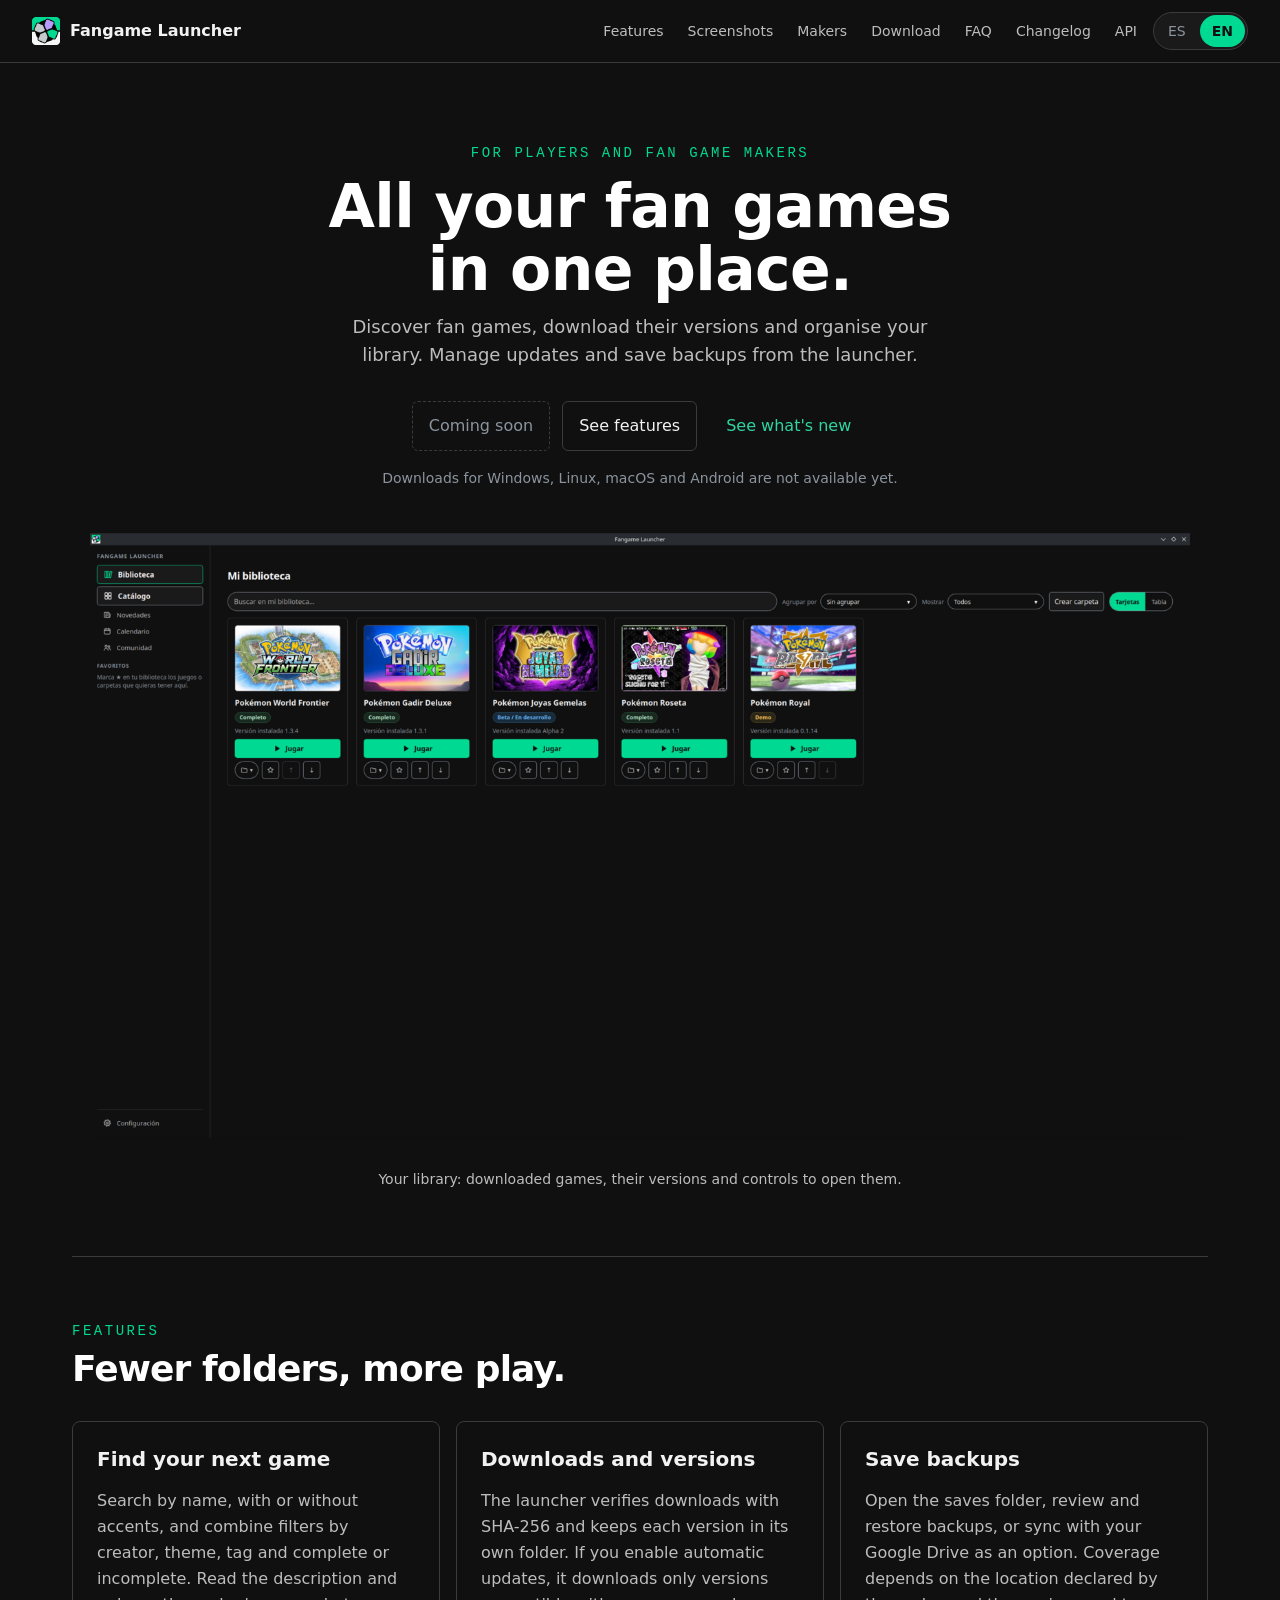
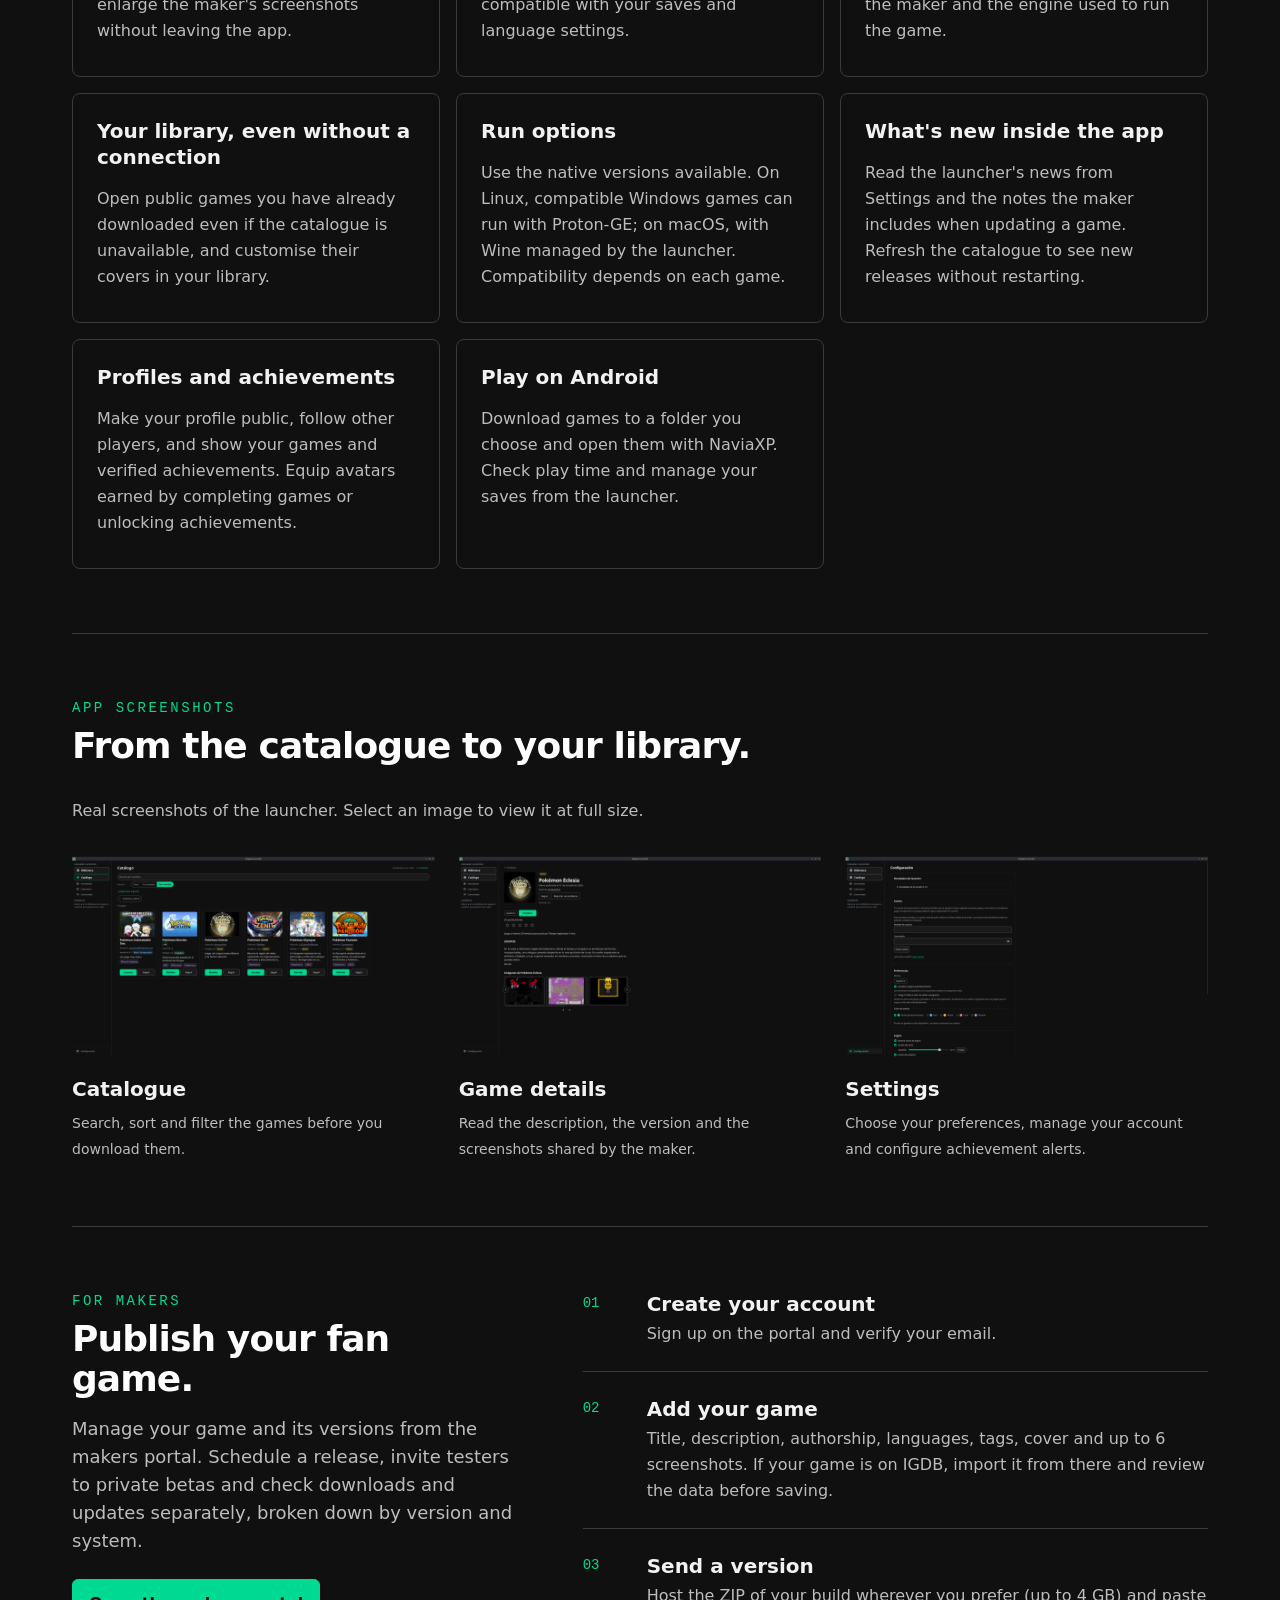
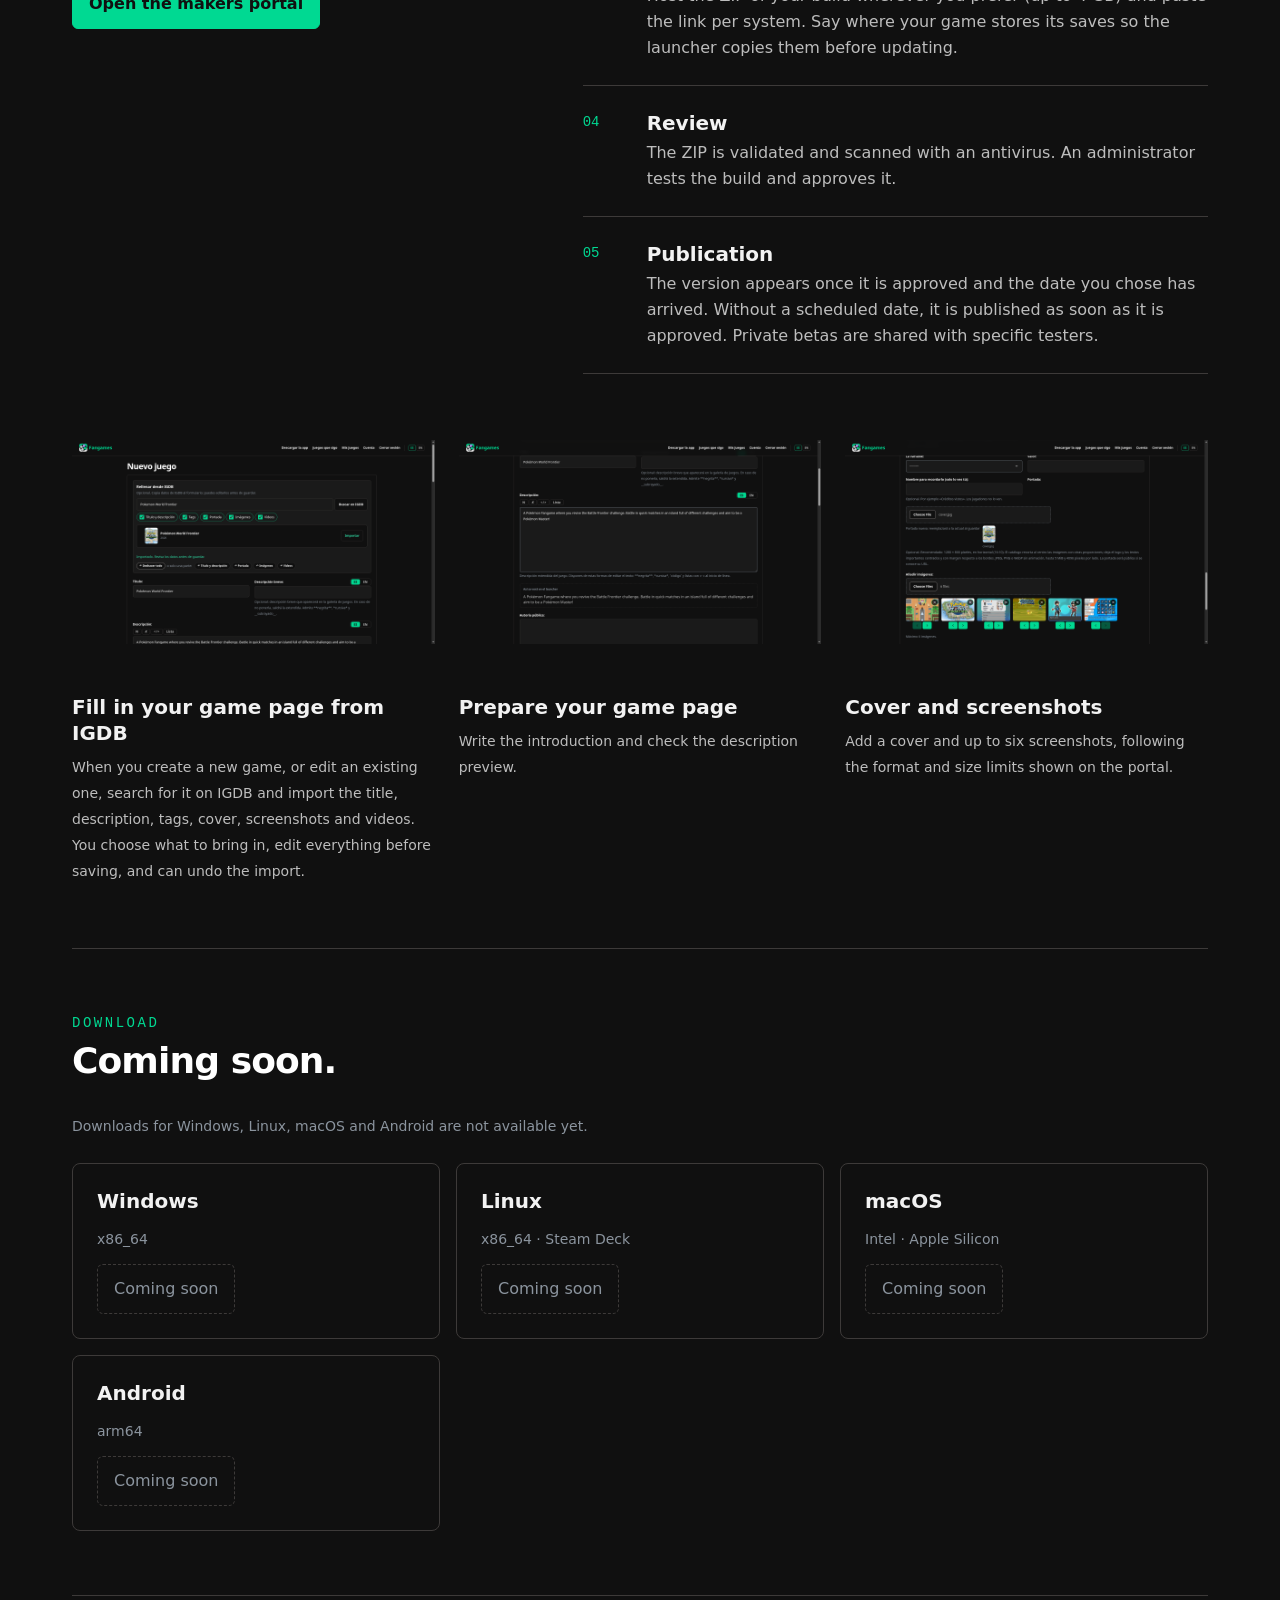
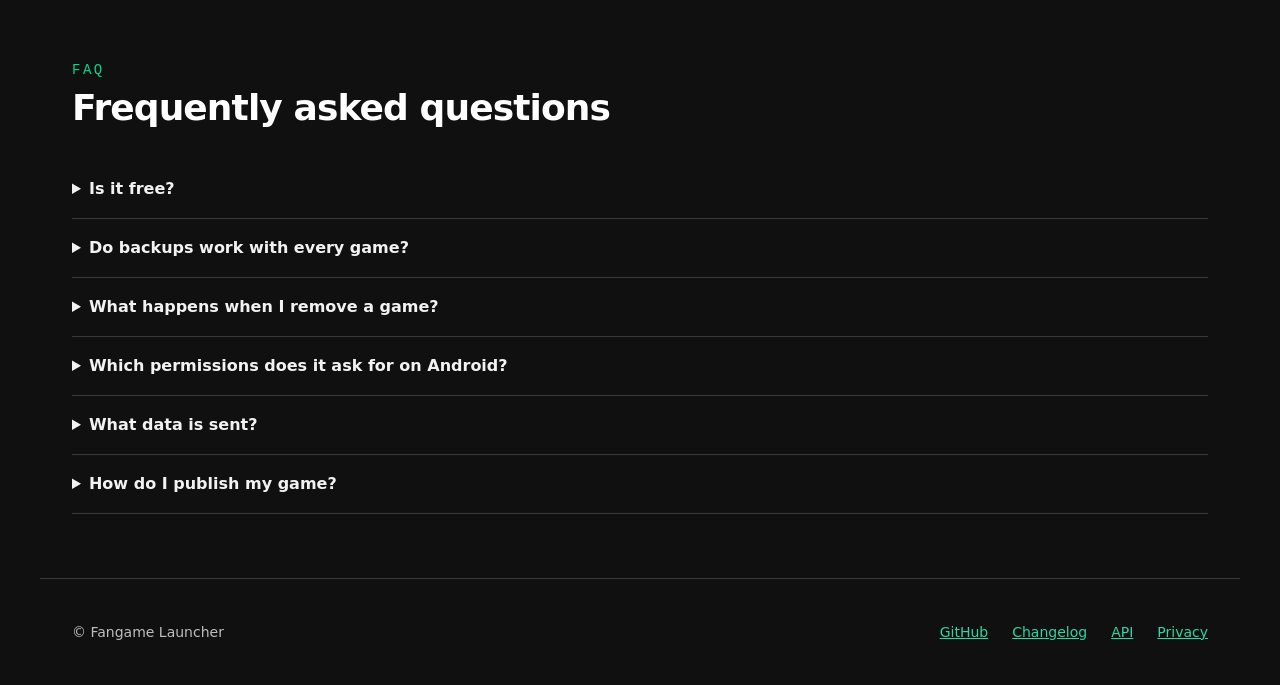
<file: docs/index.html>
<!doctype html>
<html lang="es">
<head>
  <meta charset="utf-8">
  <meta name="viewport" content="width=device-width, initial-scale=1">
  <title data-i18n-title="meta.title">Fangame Launcher: descarga, organiza y juega fangames</title>
  <meta name="description" data-i18n-content="meta.description" content="Launcher para descubrir y descargar fangames, organizar sus versiones y gestionar copias de partidas en Windows, Linux, macOS y Android.">
  <link rel="icon" href="assets/icon.png">
  <link rel="stylesheet" href="tokens.css">
  <link rel="stylesheet" href="style.css">
  <script>
    // Reserva la traducción hasta que i18n.js la aplique: evita el destello de idioma.
    document.documentElement.setAttribute("data-i18n-pending", "1");
    setTimeout(function () {
      if (!window.__fangameI18nApplied) document.documentElement.removeAttribute("data-i18n-pending");
    }, 3000);
  </script>
  <script src="locales/en.js"></script>
</head>
<body>
<a class="skip" href="#main" data-i18n="nav.skip">Saltar al contenido</a>
<header class="nav">
  <a class="brand" href="#"><img src="assets/icon.png" alt="" width="28" height="28">Fangame Launcher</a>
  <div class="nav-end">
    <nav aria-label="Principal" data-i18n-aria="nav.main">
      <a href="#funciones" data-i18n="nav.features">Funciones</a>
      <a href="#capturas" data-i18n="nav.screenshots">Capturas</a>
      <a href="#makers" data-i18n="nav.makers">Makers</a>
      <a href="#descargar" data-i18n="nav.download">Descargar</a>
      <a href="#faq" data-i18n="nav.faq">Preguntas</a>
      <a href="changelog.html" data-lang-link="changelog.html" data-i18n="nav.changelog">Novedades</a>
      <a href="api.html" data-lang-link="api.html" data-i18n="nav.api">API</a>
    </nav>
    <div class="lang-switch" role="group" data-lang-switch data-i18n-aria="lang.group" aria-label="Idioma">
      <button type="button" data-lang="es" aria-current="true">ES</button>
      <button type="button" data-lang="en">EN</button>
    </div>
  </div>
</header>

<main id="main">
  <section class="hero">
    <p class="eyebrow" data-i18n="hero.eyebrow">Para jugadores y makers de fangames</p>
    <h1 data-i18n="hero.title">Todos tus fangames en un solo lugar.</h1>
    <p class="lead" data-i18n="hero.lead">Descubre fangames, descarga sus versiones y organiza tu biblioteca. Gestiona las actualizaciones y las copias de partidas desde el launcher.</p>
    <div class="actions">
      <span class="btn soon" data-i18n="common.soon">Próximamente</span>
      <a class="btn outline" href="#funciones" data-i18n="hero.ctaSecondary">Ver funciones</a>
      <a class="btn ghost" href="changelog.html" data-lang-link="changelog.html" data-i18n="hero.ctaChangelog">Ver novedades</a>
    </div>
    <p class="mute" id="cta-note" data-i18n="hero.platforms">Las descargas para Windows, Linux, macOS y Android aún no están disponibles.</p>
    <figure class="screen hero-screen">
      <a href="assets/screenshots/biblioteca.png" aria-label="Ampliar captura de la biblioteca" data-i18n-aria="hero.imageLink">
        <img class="window-capture" src="assets/screenshots/biblioteca.png" alt="Biblioteca de Fangame Launcher con juegos descargados, sus versiones y controles para abrirlos" data-i18n-alt="hero.imageAlt" width="1600" height="900" fetchpriority="high">
      </a>
      <figcaption data-i18n="hero.caption">Tu biblioteca: juegos descargados, sus versiones y accesos para abrirlos.</figcaption>
    </figure>
  </section>

  <section id="funciones">
    <p class="eyebrow" data-i18n="features.eyebrow">Funciones</p>
    <h2 data-i18n="features.title">Menos carpetas, más jugar.</h2>
    <div class="grid">
      <article class="card"><h3 data-i18n="features.find.title">Encuentra tu próximo juego</h3><p data-i18n="features.find.body">Busca por nombre, con o sin acentos, y combina filtros por creador, temática, etiqueta y completo o incompleto. Consulta la descripción y amplía las capturas del maker sin salir de la app.</p></article>
      <article class="card"><h3 data-i18n="features.updates.title">Descargas y versiones</h3><p data-i18n="features.updates.body">El launcher verifica las descargas con SHA-256 y organiza cada versión en su propia carpeta. Si activas las actualizaciones automáticas, solo descarga versiones compatibles con las partidas y el idioma.</p></article>
      <article class="card"><h3 data-i18n="features.saves.title">Copias de partidas</h3><p data-i18n="features.saves.body">Abre la carpeta de partidas, consulta y restaura copias, o sincroniza con tu Google Drive de forma opcional. La cobertura depende de la ubicación declarada por el maker y del motor usado para ejecutar el juego.</p></article>
      <article class="card"><h3 data-i18n="features.offline.title">Tu biblioteca, también sin red</h3><p data-i18n="features.offline.body">Abre los juegos públicos que ya descargaste aunque falle el catálogo y personaliza las portadas de tu biblioteca.</p></article>
      <article class="card"><h3 data-i18n="features.run.title">Opciones de ejecución</h3><p data-i18n="features.run.body">Usa las versiones nativas disponibles. En Linux, los juegos de Windows compatibles pueden ejecutarse con Proton-GE; en macOS, con Wine gestionado por el launcher. La compatibilidad depende de cada juego.</p></article>
      <article class="card"><h3 data-i18n="features.news.title">Novedades dentro de la app</h3><p data-i18n="features.news.body">Consulta las novedades del launcher desde Configuración y las notas que el maker incluya al actualizar un juego. Refresca el catálogo para ver nuevas publicaciones sin reiniciar.</p></article>
      <article class="card"><h3 data-i18n="features.community.title">Perfiles y logros</h3><p data-i18n="features.community.body">Haz público tu perfil, sigue a otros jugadores y muestra tus juegos y logros verificados. Equipa avatares que consigues al completar juegos o desbloquear logros.</p></article>
      <article class="card"><h3 data-i18n="features.android.title">Juega en Android</h3><p data-i18n="features.android.body">Descarga los juegos en la carpeta que elijas y ábrelos con NaviaXP. Consulta el tiempo de juego y gestiona tus partidas desde el launcher.</p></article>
    </div>
  </section>

  <section id="capturas">
    <p class="eyebrow" data-i18n="screens.eyebrow">Capturas de la aplicación</p>
    <h2 data-i18n="screens.title">Del catálogo a tu biblioteca.</h2>
    <p data-i18n="screens.lead">Capturas reales del launcher. Selecciona una imagen para verla a tamaño original.</p>
    <div class="screens app-screens">
      <figure class="screen">
        <a href="assets/screenshots/catalogo.png" aria-label="Ampliar captura del catálogo" data-i18n-aria="screens.catalog.link">
          <img class="window-capture" src="assets/screenshots/catalogo.png" alt="Catálogo con búsqueda, filtros y tarjetas de juegos disponibles para descargar" data-i18n-alt="screens.catalog.alt" width="1600" height="900" loading="lazy" decoding="async">
        </a>
        <figcaption><h3 data-i18n="screens.catalog.title">Catálogo</h3><p data-i18n="screens.catalog.body">Busca, ordena y filtra los juegos antes de descargarlos.</p></figcaption>
      </figure>
      <figure class="screen">
        <a href="assets/screenshots/ficha.png" aria-label="Ampliar captura de la ficha de juego" data-i18n-aria="screens.details.link">
          <img class="window-capture" src="assets/screenshots/ficha.png" alt="Ficha de Pokémon Eclesia con versión, sinopsis e imágenes del juego" data-i18n-alt="screens.details.alt" width="1600" height="900" loading="lazy" decoding="async">
        </a>
        <figcaption><h3 data-i18n="screens.details.title">Detalles del juego</h3><p data-i18n="screens.details.body">Consulta la descripción, la versión y las capturas compartidas por el maker.</p></figcaption>
      </figure>
      <figure class="screen">
        <a href="assets/screenshots/configuracion.png" aria-label="Ampliar captura de la configuración" data-i18n-aria="screens.settings.link">
          <img class="window-capture" src="assets/screenshots/configuracion.png" alt="Ajustes con novedades, cuenta opcional, preferencias de idioma y color, y avisos de logros" data-i18n-alt="screens.settings.alt" width="1600" height="900" loading="lazy" decoding="async">
        </a>
        <figcaption><h3 data-i18n="screens.settings.title">Configuración</h3><p data-i18n="screens.settings.body">Elige tus preferencias, gestiona tu cuenta y configura los avisos de logros.</p></figcaption>
      </figure>
    </div>
  </section>

  <section id="makers">
    <div class="split">
      <div class="side">
        <p class="eyebrow" data-i18n="makers.eyebrow">Para makers</p>
        <h2 data-i18n="makers.title">Publica tu fangame.</h2>
        <p class="lead left" data-i18n="makers.lead">Gestiona tu juego y sus versiones desde el portal de makers. Programa una publicación, invita a testers a betas privadas y consulta las descargas y actualizaciones por separado, con desglose por versión y sistema.</p>
        <a class="btn primary" href="https://makers-fangames-launcher.dpserver.es" data-i18n="makers.cta">Abre el portal de makers</a>
      </div>
      <ol class="steps">
        <li><h3 data-i18n="makers.account.title">Crea tu cuenta</h3><p data-i18n="makers.account.body">Regístrate en el portal y verifica tu correo.</p></li>
        <li><h3 data-i18n="makers.add.title">Añade tu juego</h3><p data-i18n="makers.add.body">Título, descripción, autoría, idiomas, etiquetas, portada y hasta 6 capturas. Si tu juego está en IGDB, impórtalo desde allí y revisa los datos antes de guardar.</p></li>
        <li><h3 data-i18n="makers.upload.title">Envía una versión</h3><p data-i18n="makers.upload.body">Aloja el ZIP de tu build donde prefieras (hasta 4 GB) y pega el enlace por sistema. Indica dónde guarda las partidas tu juego para que el launcher las copie antes de actualizar.</p></li>
        <li><h3 data-i18n="makers.review.title">Revisión</h3><p data-i18n="makers.review.body">Se valida el ZIP y se analiza con antivirus. Un administrador prueba la build y la aprueba.</p></li>
        <li><h3 data-i18n="makers.publish.title">Publicación</h3><p data-i18n="makers.publish.body">La versión aparece cuando está aprobada y ha llegado la fecha que elegiste. Sin fecha programada, se publica al aprobarse. Las betas privadas se comparten con testers concretos.</p></li>
      </ol>
    </div>
    <div class="screens" aria-label="Capturas del portal de makers" data-i18n-aria="makers.screens">
      <figure class="screen">
        <a href="assets/screenshots/makers-igdb.png" aria-label="Ampliar captura de la importación desde IGDB" data-i18n-aria="makers.igdb.link">
          <img src="assets/screenshots/makers-igdb.png" alt="Formulario de makers con el resultado de Pokémon World Frontier en IGDB, categorías para elegir qué importar y la confirmación de importación" data-i18n-alt="makers.igdb.alt" width="1600" height="900" loading="lazy" decoding="async">
        </a>
        <figcaption><h3 data-i18n="makers.igdb.title">Rellena la ficha desde IGDB</h3><p data-i18n="makers.igdb.body">Al crear un juego nuevo, o al editar uno existente, búscalo en IGDB e importa título, descripción, tags, portada, capturas y vídeos. Eliges qué traer, lo editas todo antes de guardar y puedes deshacer la importación.</p></figcaption>
      </figure>
      <figure class="screen">
        <a href="assets/screenshots/makers-publicacion.png" aria-label="Ampliar captura del formulario de publicación" data-i18n-aria="makers.form.link">
          <img src="assets/screenshots/makers-publicacion.png" alt="Formulario de Pokémon World Frontier con descripción importada desde IGDB y vista previa en el launcher" data-i18n-alt="makers.form.alt" width="1600" height="900" loading="lazy" decoding="async">
        </a>
        <figcaption><h3 data-i18n="makers.form.title">Prepara la ficha de tu juego</h3><p data-i18n="makers.form.body">Escribe la presentación y consulta la vista previa de la descripción.</p></figcaption>
      </figure>
      <figure class="screen">
        <a href="assets/screenshots/makers-imagenes.png" aria-label="Ampliar captura de la carga de imágenes" data-i18n-aria="makers.images.link">
          <img src="assets/screenshots/makers-imagenes.png" alt="Portada de Pokémon World Frontier y seis capturas de IGDB en la sección de imágenes del portal" data-i18n-alt="makers.images.alt" width="1600" height="900" loading="lazy" decoding="async">
        </a>
        <figcaption><h3 data-i18n="makers.images.title">Portada y capturas</h3><p data-i18n="makers.images.body">Añade una portada y hasta seis capturas, con los límites de formato y tamaño indicados en el portal.</p></figcaption>
      </figure>
    </div>
  </section>

  <section id="descargar">
    <p class="eyebrow" data-i18n="download.eyebrow">Descargar</p>
    <h2 data-i18n="download.title">Próximamente.</h2>
    <p class="mute" data-i18n="download.soon">Las descargas para Windows, Linux, macOS y Android aún no están disponibles.</p>
    <div class="grid dl">
      <article class="card"><h3>Windows</h3><p class="platform-arch">x86_64</p><div class="btns"><span class="btn soon" data-i18n="common.soon">Próximamente</span></div></article>
      <article class="card"><h3>Linux</h3><p class="platform-arch">x86_64 · Steam Deck</p><div class="btns"><span class="btn soon" data-i18n="common.soon">Próximamente</span></div></article>
      <article class="card"><h3>macOS</h3><p class="platform-arch">Intel · Apple Silicon</p><div class="btns"><span class="btn soon" data-i18n="common.soon">Próximamente</span></div></article>
      <article class="card"><h3>Android</h3><p class="platform-arch">arm64</p><div class="btns"><span class="btn soon" data-i18n="common.soon">Próximamente</span></div></article>
    </div>
  </section>

  <section id="faq">
    <p class="eyebrow" data-i18n="faq.eyebrow">Preguntas</p>
    <h2 data-i18n="faq.title">Preguntas frecuentes</h2>
    <details><summary data-i18n="faq.free.summary">¿Es gratis?</summary><p data-i18n="faq.free.body">Sí. Descargar y usar el launcher es gratis para los jugadores. Para los makers, subir y publicar sus juegos también es gratis.</p></details>
    <details><summary data-i18n="faq.saves.summary">¿Las copias funcionan con todos los juegos?</summary><p data-i18n="faq.saves.body">Dependen de la ubicación de partidas declarada por el maker y de la compatibilidad del motor. En macOS, el launcher utiliza su propio Wine gestionado para ejecutar los juegos de Windows compatibles. Conserva una copia manual antes de cambiar de motor o descargar una versión incompatible.</p></details>
    <details><summary data-i18n="faq.uninstall.summary">¿Qué pasa al quitar un juego?</summary><p data-i18n="faq.uninstall.body">El launcher elimina los archivos del juego que gestiona. Las partidas externas, los prefijos de compatibilidad y algunas carpetas antiguas pueden conservarse y requerir limpieza manual.</p></details>
    <details><summary data-i18n="faq.android.summary">¿Qué permisos pide en Android?</summary><p data-i18n="faq.android.body">En Android, el launcher descarga los juegos en la carpeta que eliges y los abre con NaviaXP. Te pide acceso a esa carpeta y permiso para mostrar el progreso de las descargas en segundo plano. No instala otras apps ni consulta la lista de tus apps.</p></details>
    <details><summary data-i18n="faq.data.summary">¿Qué datos se envían?</summary><p><span data-i18n="faq.data.bodyBefore">El catálogo, las descargas y las funciones opcionales, como la cuenta de jugador o la sincronización con tu Google Drive, requieren comunicarse con sus servicios. Consulta qué datos utiliza cada función en la </span><a href="privacy.html" data-lang-link="privacy.html" data-i18n="faq.data.bodyLink">política de privacidad</a>.</p></details>
    <details><summary data-i18n="faq.publish.summary">¿Cómo publico mi juego?</summary><p data-i18n="faq.publish.body">Entra en el portal de makers para crear la ficha de tu juego y publicar sus versiones.</p></details>
  </section>
</main>

<footer>
  <span>© Fangame Launcher</span>
  <a href="https://github.com/Pokemon-Fan-Games/fangame-launcher-releases">GitHub</a>
  <a href="changelog.html" data-lang-link="changelog.html" data-i18n="footer.changelog">Novedades</a>
  <a href="api.html" data-lang-link="api.html" data-i18n="footer.api">API</a>
  <a href="privacy.html" data-lang-link="privacy.html" data-i18n="footer.privacy">Privacidad</a>
</footer>
<dialog id="image-viewer" aria-label="Vista ampliada de la captura" data-i18n-aria="viewer.label">
  <button id="preview-close" class="btn" type="button" autofocus data-i18n="viewer.close">Cerrar</button>
  <img id="preview-image" src="assets/screenshots/biblioteca.png" alt="">
</dialog>
<script src="i18n.js"></script>
<script src="app.js"></script>
</body>
</html>
</file>
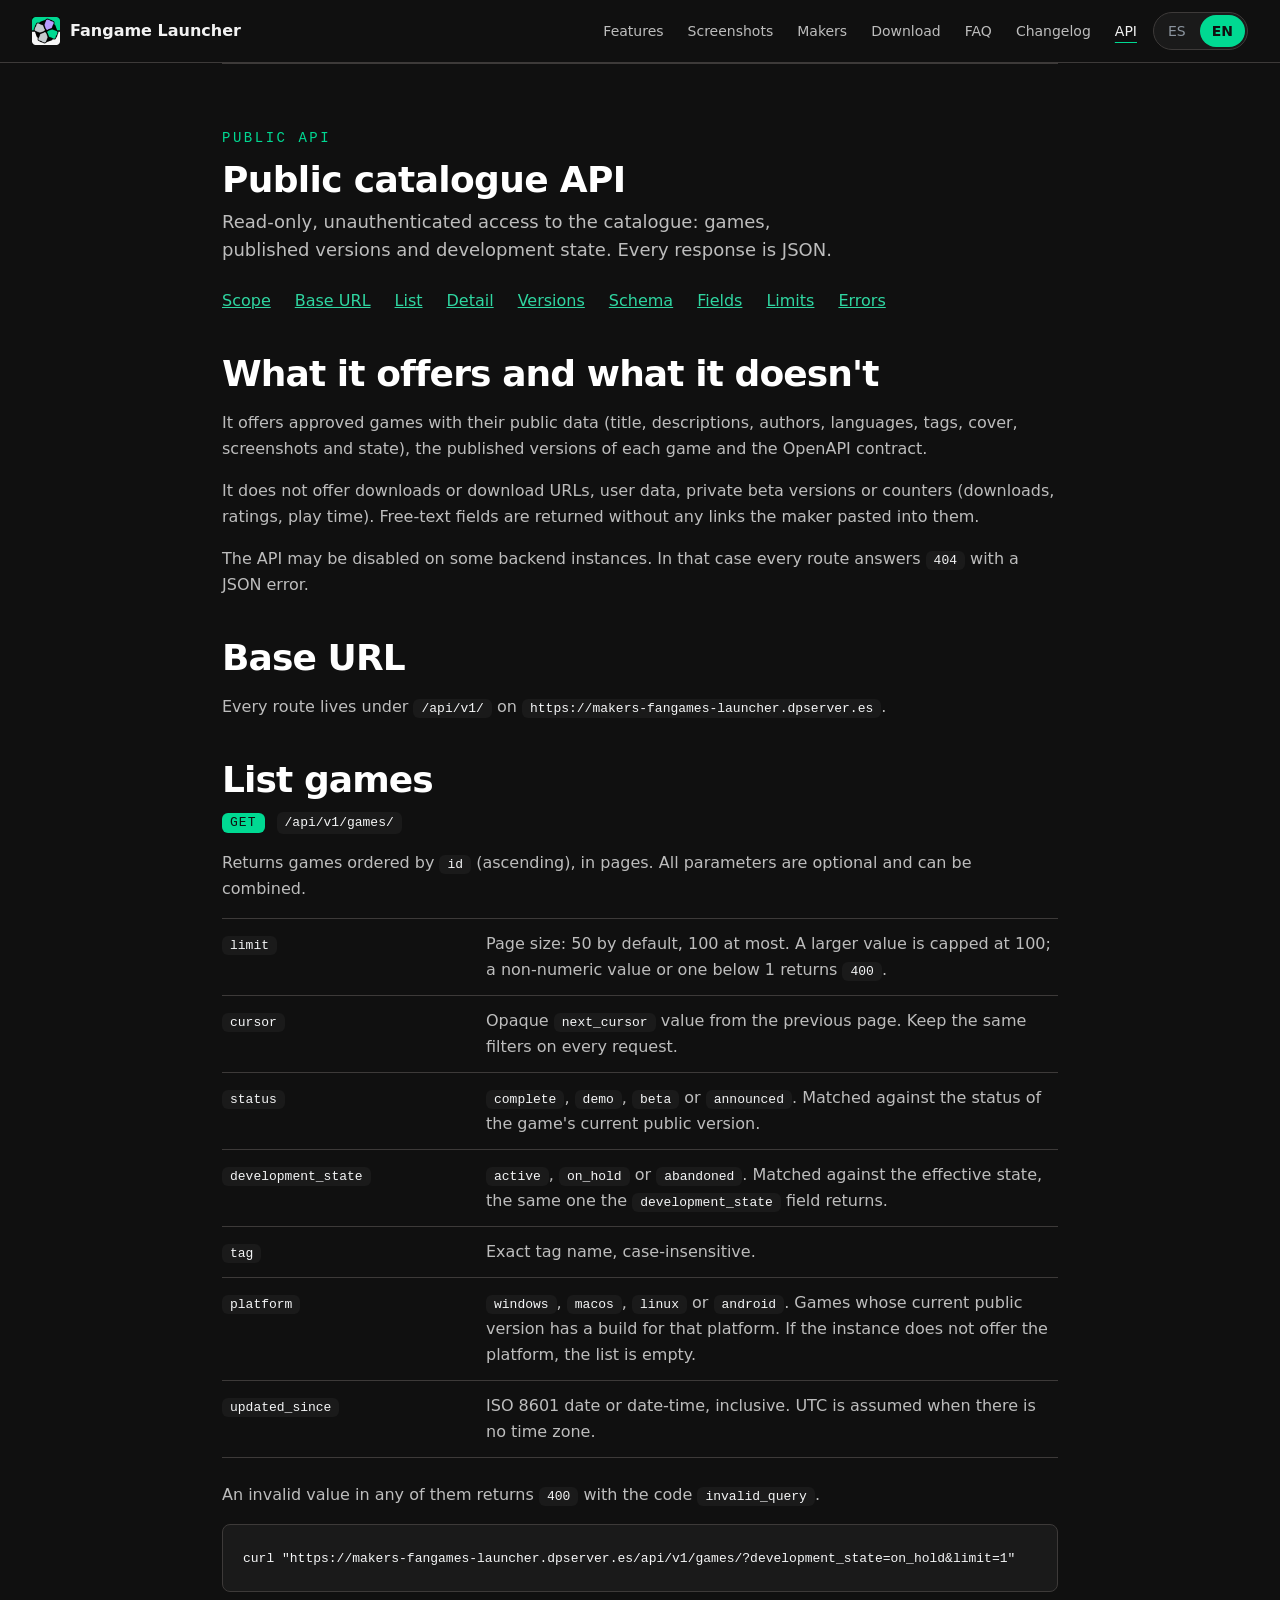
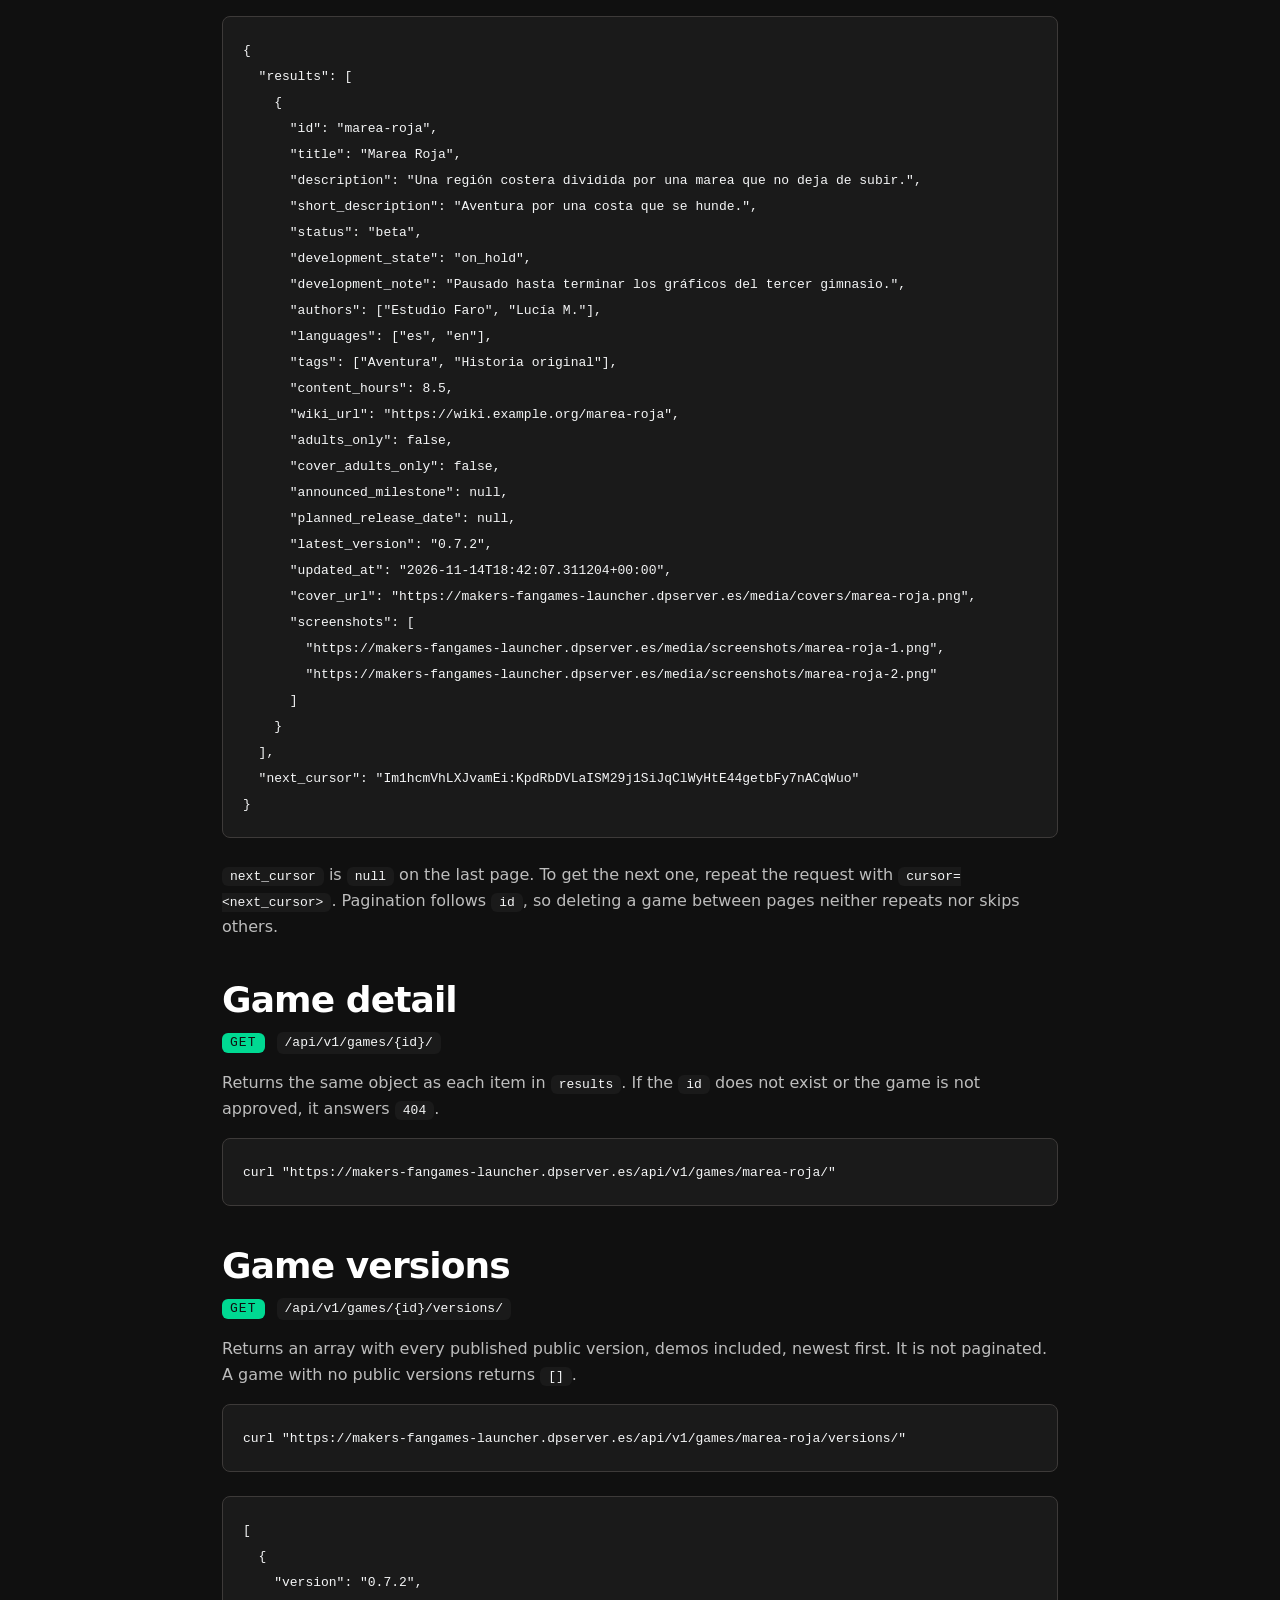
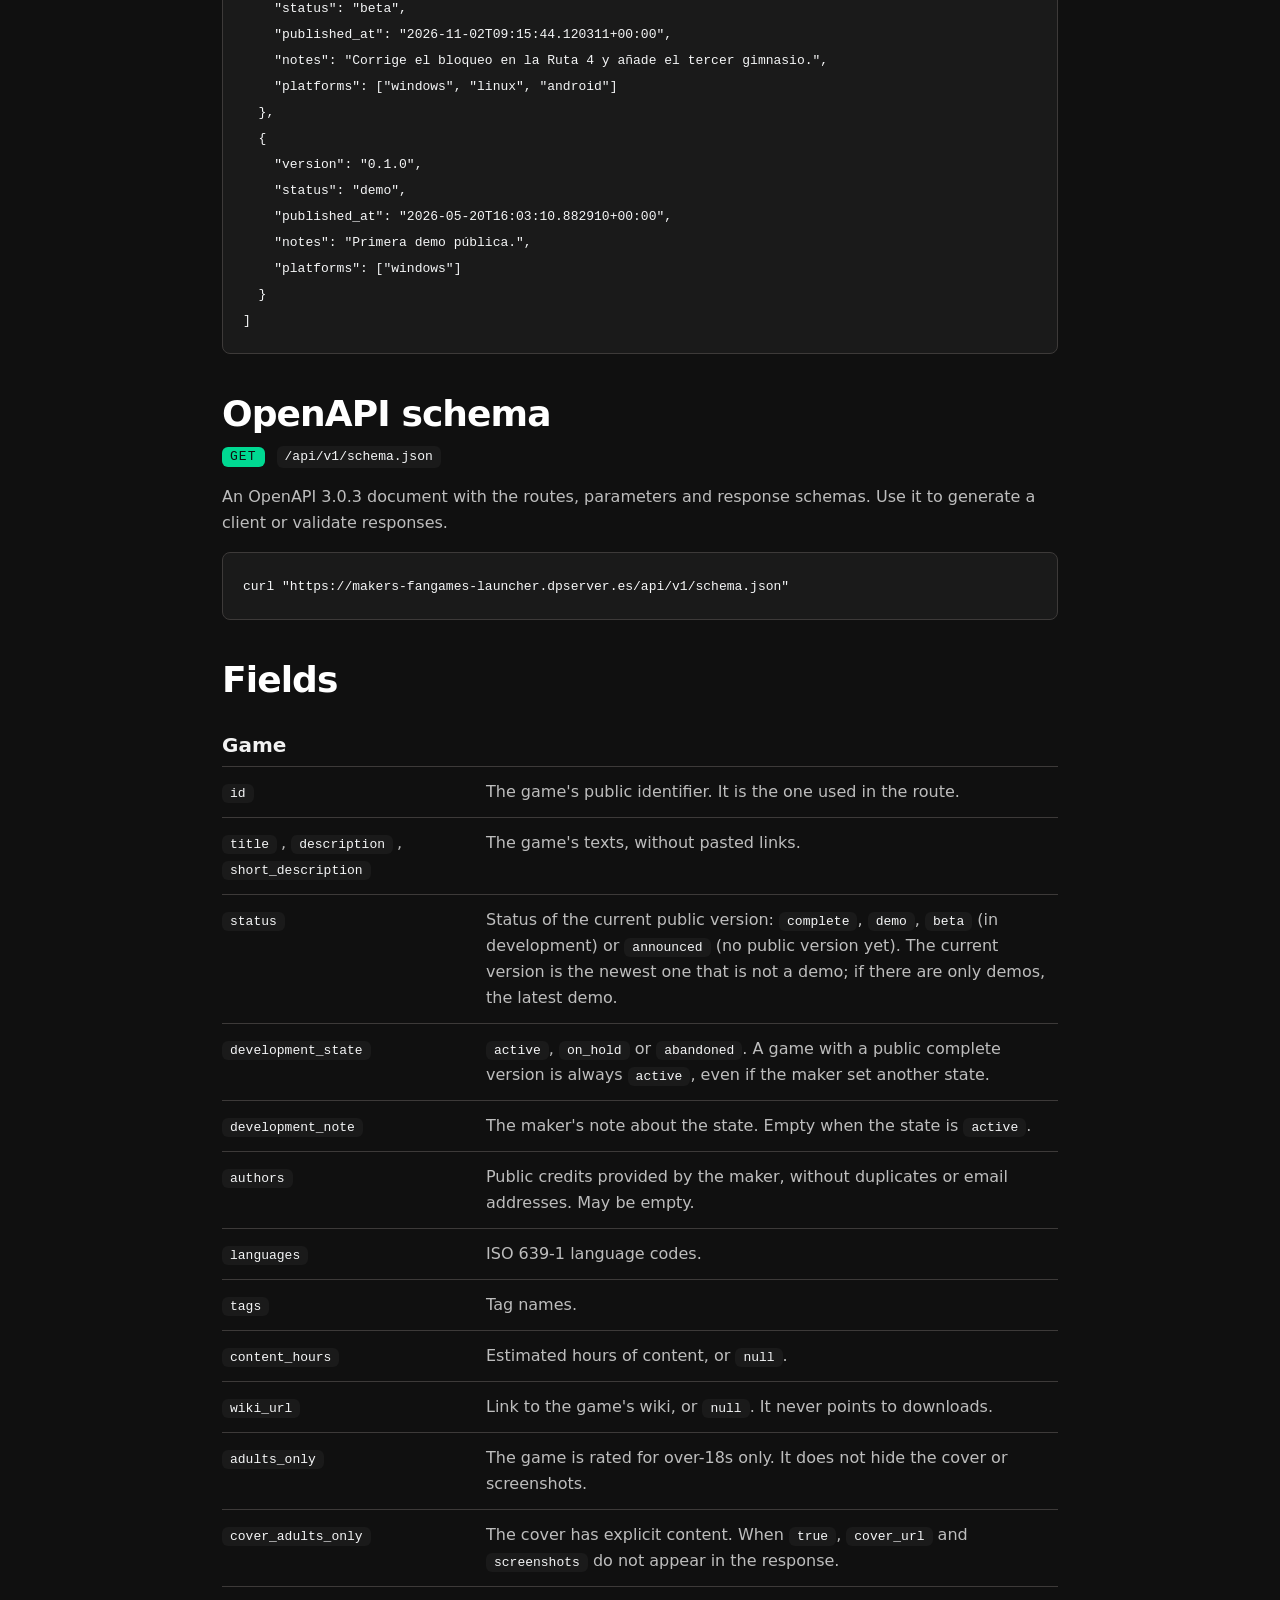
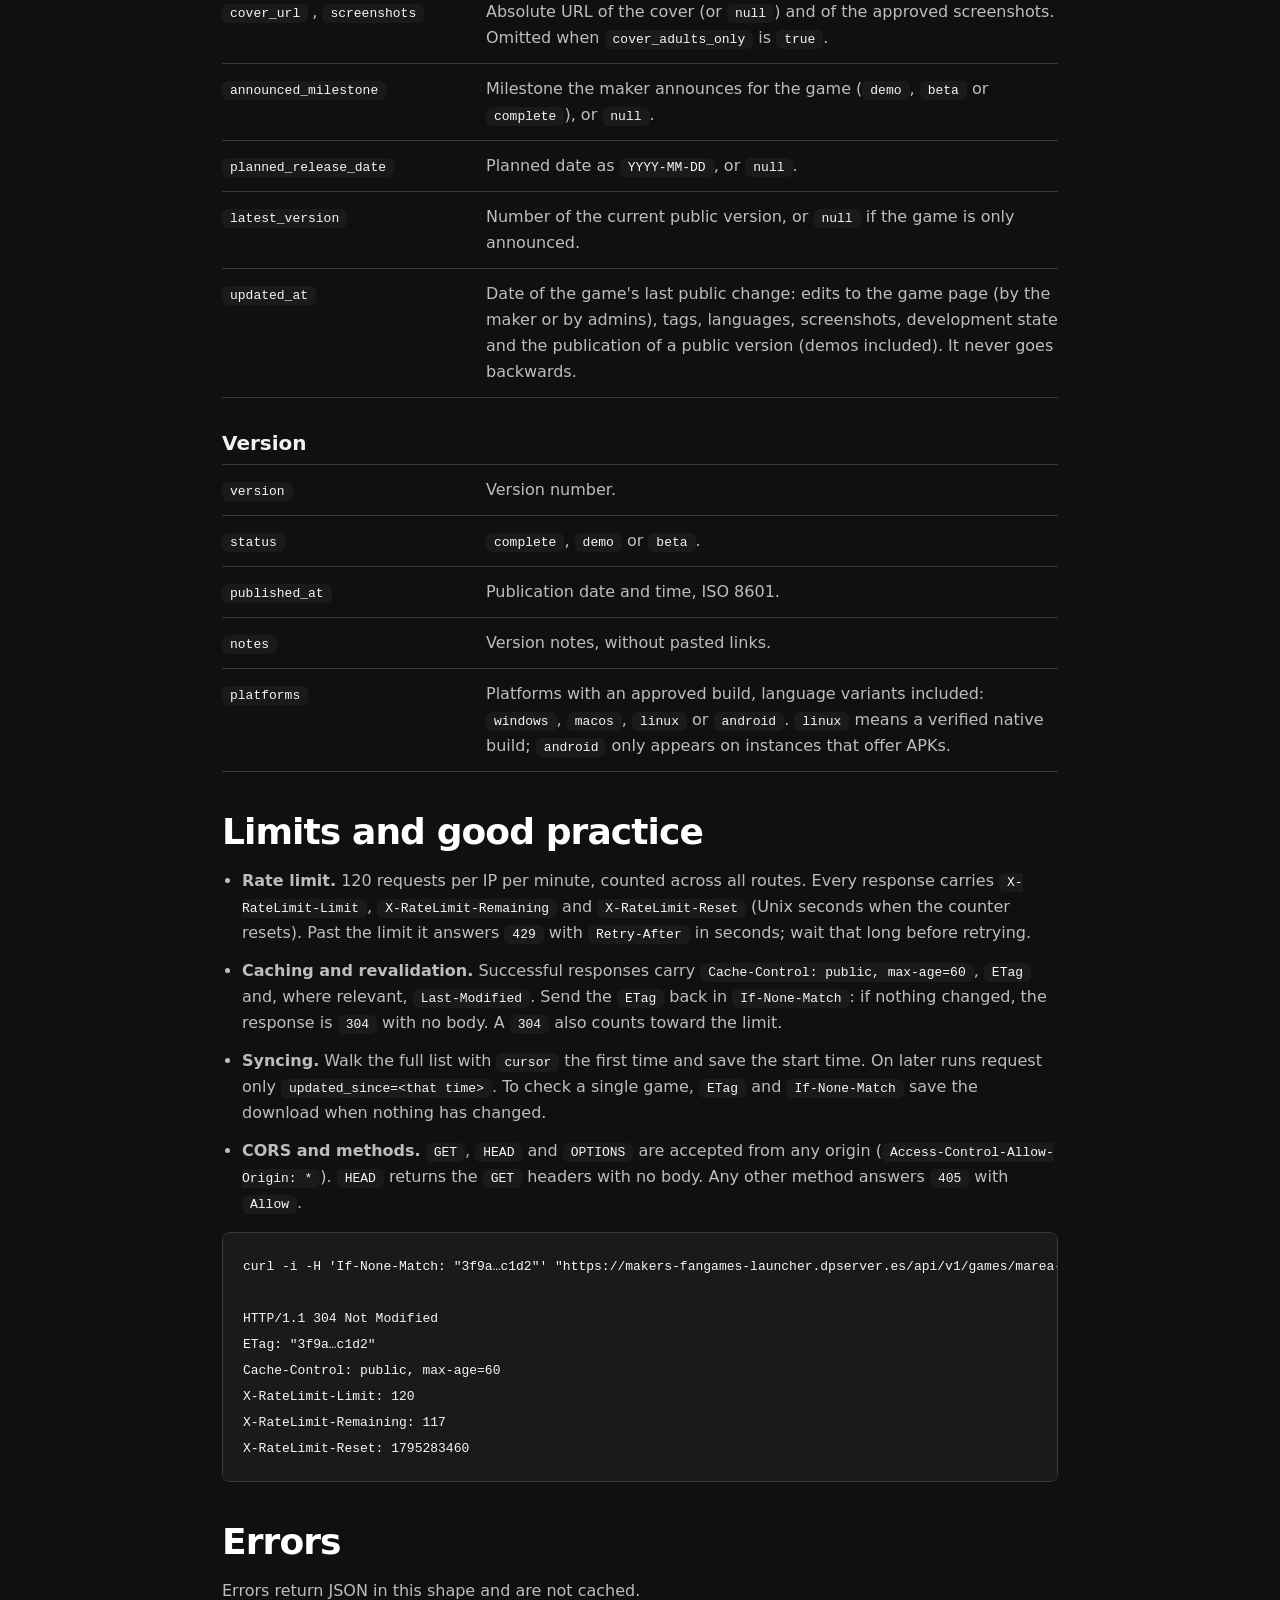
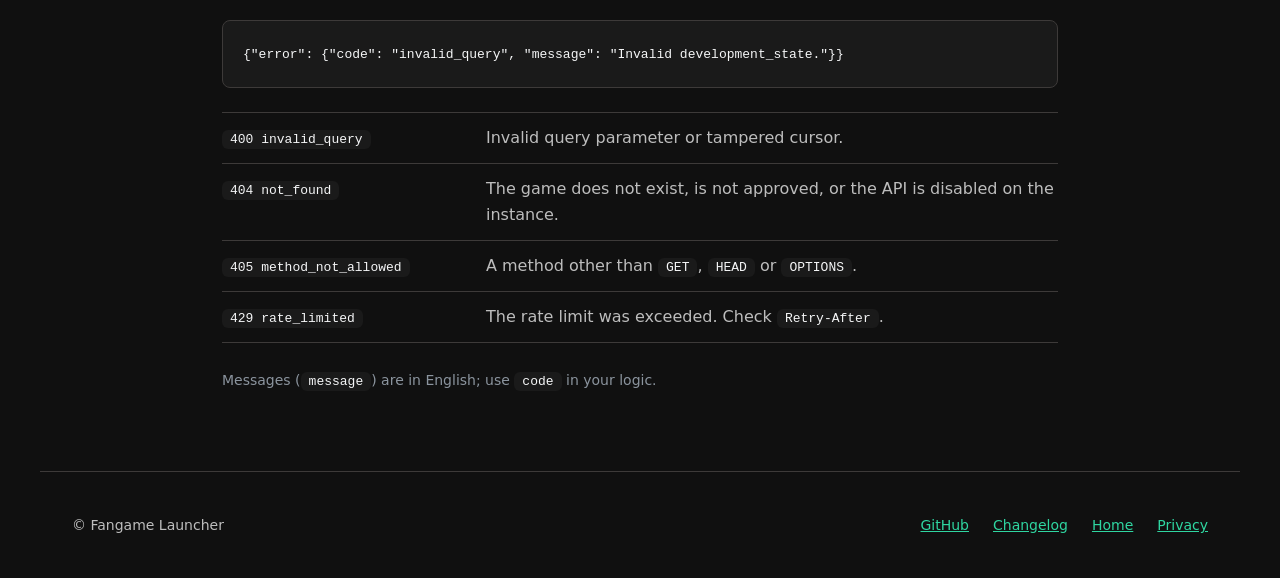
<file: docs/api.html>
<!doctype html>
<html lang="es">
<head>
  <meta charset="utf-8">
  <meta name="viewport" content="width=device-width, initial-scale=1">
  <title data-i18n-title="api.title">API pública · Fangame Launcher</title>
  <meta name="description" data-i18n-content="api.meta" content="Documentación de la API pública de solo lectura del catálogo de Fangame Launcher: juegos, versiones y estado de desarrollo.">
  <link rel="icon" href="assets/icon.png">
  <link rel="stylesheet" href="tokens.css">
  <link rel="stylesheet" href="style.css">
  <script>
    // Reserva la traducción hasta que i18n.js la aplique: evita el destello de idioma.
    document.documentElement.setAttribute("data-i18n-pending", "1");
    setTimeout(function () {
      if (!window.__fangameI18nApplied) document.documentElement.removeAttribute("data-i18n-pending");
    }, 3000);
  </script>
  <script src="locales/en.js"></script>
</head>
<body>
<a class="skip" href="#main" data-i18n="nav.skip">Saltar al contenido</a>
<header class="nav">
  <a class="brand" href="index.html" data-lang-link="index.html"><img src="assets/icon.png" alt="" width="28" height="28">Fangame Launcher</a>
  <div class="nav-end">
    <nav aria-label="Principal" data-i18n-aria="nav.main">
      <a href="index.html#funciones" data-i18n="nav.features">Funciones</a>
      <a href="index.html#capturas" data-i18n="nav.screenshots">Capturas</a>
      <a href="index.html#makers" data-i18n="nav.makers">Makers</a>
      <a href="index.html#descargar" data-i18n="nav.download">Descargar</a>
      <a href="index.html#faq" data-i18n="nav.faq">Preguntas</a>
      <a href="changelog.html" data-lang-link="changelog.html" data-i18n="nav.changelog">Novedades</a>
      <a href="api.html" data-lang-link="api.html" data-i18n="nav.api" aria-current="page">API</a>
    </nav>
    <div class="lang-switch" role="group" data-lang-switch data-i18n-aria="lang.group" aria-label="Idioma">
      <button type="button" data-lang="es" aria-current="true">ES</button>
      <button type="button" data-lang="en">EN</button>
    </div>
  </div>
</header>

<main id="main" class="prose-page api-page">
  <section>
    <p class="eyebrow" data-i18n="api.eyebrow">API pública</p>
    <h1 data-i18n="api.heading">API pública del catálogo</h1>
    <p class="lead left" data-i18n="api.intro">Acceso de solo lectura y sin autenticación al catálogo: juegos, versiones publicadas y estado de desarrollo. Todas las respuestas son JSON.</p>

    <ul class="toc" aria-label="En esta página" data-i18n-aria="api.toc">
      <li><a href="#alcance" data-i18n="api.toc.scope">Alcance</a></li>
      <li><a href="#base" data-i18n="api.toc.base">URL base</a></li>
      <li><a href="#listado" data-i18n="api.toc.list">Listado</a></li>
      <li><a href="#detalle" data-i18n="api.toc.detail">Detalle</a></li>
      <li><a href="#versiones" data-i18n="api.toc.versions">Versiones</a></li>
      <li><a href="#esquema" data-i18n="api.toc.schema">Esquema</a></li>
      <li><a href="#campos" data-i18n="api.toc.fields">Campos</a></li>
      <li><a href="#limites" data-i18n="api.toc.limits">Límites</a></li>
      <li><a href="#errores" data-i18n="api.toc.errors">Errores</a></li>
    </ul>

    <h2 id="alcance" data-i18n="api.scope.title">Qué ofrece y qué no</h2>
    <p data-i18n="api.scope.yes">Ofrece los juegos aprobados con sus datos públicos (título, descripciones, autores, idiomas, etiquetas, portada, capturas y estado), las versiones publicadas de cada juego y el contrato OpenAPI.</p>
    <p data-i18n="api.scope.no">No ofrece descargas ni URLs de descarga, datos de usuarios, versiones de betas privadas ni contadores (descargas, puntuaciones, tiempo de juego). Los textos libres se devuelven sin los enlaces que el maker haya pegado en ellos.</p>
    <p data-i18n="api.scope.off">La API puede estar desactivada en algunas instancias del backend. En ese caso toda ruta responde <code>404</code> con un error JSON.</p>

    <h2 id="base" data-i18n="api.base.title">URL base</h2>
    <p data-i18n="api.base.body">Todas las rutas cuelgan de <code>/api/v1/</code> en <code>https://makers-fangames-launcher.dpserver.es</code>.</p>

    <h2 id="listado" data-i18n="api.list.title">Listado de juegos</h2>
    <p class="endpoint"><span class="method">GET</span> <code>/api/v1/games/</code></p>
    <p data-i18n="api.list.intro">Devuelve los juegos ordenados por <code>id</code> (ascendente), en páginas. Todos los parámetros son opcionales y se pueden combinar.</p>
    <dl class="params">
      <div><dt><code>limit</code></dt><dd data-i18n="api.list.limit">Tamaño de página: 50 por defecto, máximo 100. Un valor mayor se reduce a 100; un valor no numérico o menor que 1 devuelve <code>400</code>.</dd></div>
      <div><dt><code>cursor</code></dt><dd data-i18n="api.list.cursor">Valor opaco de <code>next_cursor</code> de la página anterior. Mantén los mismos filtros en cada petición.</dd></div>
      <div><dt><code>status</code></dt><dd data-i18n="api.list.status"><code>complete</code>, <code>demo</code>, <code>beta</code> o <code>announced</code>. Se compara con el estado de la versión pública actual del juego.</dd></div>
      <div><dt><code>development_state</code></dt><dd data-i18n="api.list.state"><code>active</code>, <code>on_hold</code> o <code>abandoned</code>. Se compara con el estado efectivo, el mismo que devuelve el campo <code>development_state</code>.</dd></div>
      <div><dt><code>tag</code></dt><dd data-i18n="api.list.tag">Nombre exacto de una etiqueta, sin distinguir mayúsculas.</dd></div>
      <div><dt><code>platform</code></dt><dd data-i18n="api.list.platform"><code>windows</code>, <code>macos</code>, <code>linux</code> o <code>android</code>. Juegos cuya versión pública actual tiene una build para esa plataforma. Si la instancia no ofrece la plataforma, la lista sale vacía.</dd></div>
      <div><dt><code>updated_since</code></dt><dd data-i18n="api.list.since">Fecha o fecha y hora ISO 8601, inclusiva. Sin zona horaria se asume UTC.</dd></div>
    </dl>
    <p data-i18n="api.list.invalid">Un valor no válido en cualquiera de ellos devuelve <code>400</code> con el código <code>invalid_query</code>.</p>
    <pre class="code" tabindex="0" translate="no"><code>curl "https://makers-fangames-launcher.dpserver.es/api/v1/games/?development_state=on_hold&amp;limit=1"</code></pre>
    <pre class="code" tabindex="0" translate="no"><code>{
  "results": [
    {
      "id": "marea-roja",
      "title": "Marea Roja",
      "description": "Una región costera dividida por una marea que no deja de subir.",
      "short_description": "Aventura por una costa que se hunde.",
      "status": "beta",
      "development_state": "on_hold",
      "development_note": "Pausado hasta terminar los gráficos del tercer gimnasio.",
      "authors": ["Estudio Faro", "Lucía M."],
      "languages": ["es", "en"],
      "tags": ["Aventura", "Historia original"],
      "content_hours": 8.5,
      "wiki_url": "https://wiki.example.org/marea-roja",
      "adults_only": false,
      "cover_adults_only": false,
      "announced_milestone": null,
      "planned_release_date": null,
      "latest_version": "0.7.2",
      "updated_at": "2026-11-14T18:42:07.311204+00:00",
      "cover_url": "https://makers-fangames-launcher.dpserver.es/media/covers/marea-roja.png",
      "screenshots": [
        "https://makers-fangames-launcher.dpserver.es/media/screenshots/marea-roja-1.png",
        "https://makers-fangames-launcher.dpserver.es/media/screenshots/marea-roja-2.png"
      ]
    }
  ],
  "next_cursor": "Im1hcmVhLXJvamEi:KpdRbDVLaISM29j1SiJqClWyHtE44getbFy7nACqWuo"
}</code></pre>
    <p data-i18n="api.list.next"><code>next_cursor</code> es <code>null</code> en la última página. Para pedir la siguiente, repite la petición con <code>cursor=&lt;next_cursor&gt;</code>. Como la paginación sigue el <code>id</code>, borrar un juego entre páginas no repite ni salta otros.</p>

    <h2 id="detalle" data-i18n="api.detail.title">Detalle de un juego</h2>
    <p class="endpoint"><span class="method">GET</span> <code>/api/v1/games/{id}/</code></p>
    <p data-i18n="api.detail.body">Devuelve el mismo objeto que cada elemento de <code>results</code>. Si el <code>id</code> no existe o el juego no está aprobado, responde <code>404</code>.</p>
    <pre class="code" tabindex="0" translate="no"><code>curl "https://makers-fangames-launcher.dpserver.es/api/v1/games/marea-roja/"</code></pre>

    <h2 id="versiones" data-i18n="api.versions.title">Versiones de un juego</h2>
    <p class="endpoint"><span class="method">GET</span> <code>/api/v1/games/{id}/versions/</code></p>
    <p data-i18n="api.versions.body">Devuelve un array con todas las versiones públicas publicadas, demos incluidas, de la más reciente a la más antigua. No está paginado. Un juego sin versiones públicas devuelve <code>[]</code>.</p>
    <pre class="code" tabindex="0" translate="no"><code>curl "https://makers-fangames-launcher.dpserver.es/api/v1/games/marea-roja/versions/"</code></pre>
    <pre class="code" tabindex="0" translate="no"><code>[
  {
    "version": "0.7.2",
    "status": "beta",
    "published_at": "2026-11-02T09:15:44.120311+00:00",
    "notes": "Corrige el bloqueo en la Ruta 4 y añade el tercer gimnasio.",
    "platforms": ["windows", "linux", "android"]
  },
  {
    "version": "0.1.0",
    "status": "demo",
    "published_at": "2026-05-20T16:03:10.882910+00:00",
    "notes": "Primera demo pública.",
    "platforms": ["windows"]
  }
]</code></pre>

    <h2 id="esquema" data-i18n="api.schema.title">Esquema OpenAPI</h2>
    <p class="endpoint"><span class="method">GET</span> <code>/api/v1/schema.json</code></p>
    <p data-i18n="api.schema.body">Documento OpenAPI 3.0.3 con las rutas, los parámetros y los esquemas de respuesta. Úsalo para generar un cliente o validar respuestas.</p>
    <pre class="code" tabindex="0" translate="no"><code>curl "https://makers-fangames-launcher.dpserver.es/api/v1/schema.json"</code></pre>

    <h2 id="campos" data-i18n="api.fields.title">Campos</h2>
    <h3 data-i18n="api.fields.game">Juego</h3>
    <dl class="params">
      <div><dt><code>id</code></dt><dd data-i18n="api.f.id">Identificador público del juego. Es el que va en la ruta.</dd></div>
      <div><dt><code>title</code>, <code>description</code>, <code>short_description</code></dt><dd data-i18n="api.f.text">Textos del juego, sin enlaces pegados.</dd></div>
      <div><dt><code>status</code></dt><dd data-i18n="api.f.status">Estado de la versión pública actual: <code>complete</code> (completo), <code>demo</code>, <code>beta</code> (en desarrollo) o <code>announced</code> (anunciado, sin versión pública). La versión actual es la más reciente que no es demo; si solo hay demos, la última demo.</dd></div>
      <div><dt><code>development_state</code></dt><dd data-i18n="api.f.state"><code>active</code> (activo), <code>on_hold</code> (en pausa) o <code>abandoned</code> (abandonado). Un juego con versión completa pública es siempre <code>active</code>, aunque el maker haya marcado otro estado.</dd></div>
      <div><dt><code>development_note</code></dt><dd data-i18n="api.f.note">Nota del maker sobre el estado. Vacía cuando el estado es <code>active</code>.</dd></div>
      <div><dt><code>authors</code></dt><dd data-i18n="api.f.authors">Créditos públicos indicados por el maker, sin duplicados ni correos electrónicos. Puede estar vacío.</dd></div>
      <div><dt><code>languages</code></dt><dd data-i18n="api.f.languages">Códigos de idioma ISO 639-1.</dd></div>
      <div><dt><code>tags</code></dt><dd data-i18n="api.f.tags">Nombres de las etiquetas.</dd></div>
      <div><dt><code>content_hours</code></dt><dd data-i18n="api.f.hours">Horas de contenido estimadas, o <code>null</code>.</dd></div>
      <div><dt><code>wiki_url</code></dt><dd data-i18n="api.f.wiki">Enlace a la wiki del juego, o <code>null</code>. Nunca apunta a descargas.</dd></div>
      <div><dt><code>adults_only</code></dt><dd data-i18n="api.f.adults">El juego está clasificado solo para mayores de 18. No oculta la portada ni las capturas.</dd></div>
      <div><dt><code>cover_adults_only</code></dt><dd data-i18n="api.f.coverAdults">La portada tiene contenido explícito. Cuando es <code>true</code>, <code>cover_url</code> y <code>screenshots</code> no aparecen en la respuesta.</dd></div>
      <div><dt><code>cover_url</code>, <code>screenshots</code></dt><dd data-i18n="api.f.media">URL absoluta de la portada (o <code>null</code>) y de las capturas aprobadas. Se omiten si <code>cover_adults_only</code> es <code>true</code>.</dd></div>
      <div><dt><code>announced_milestone</code></dt><dd data-i18n="api.f.milestone">Hito que el maker anuncia para el juego (<code>demo</code>, <code>beta</code> o <code>complete</code>), o <code>null</code>.</dd></div>
      <div><dt><code>planned_release_date</code></dt><dd data-i18n="api.f.planned">Fecha prevista en formato <code>AAAA-MM-DD</code>, o <code>null</code>.</dd></div>
      <div><dt><code>latest_version</code></dt><dd data-i18n="api.f.latest">Número de la versión pública actual, o <code>null</code> si el juego está solo anunciado.</dd></div>
      <div><dt><code>updated_at</code></dt><dd data-i18n="api.f.updated">Fecha del último cambio público del juego: ediciones de la ficha (por el maker o por administración), tags, idiomas, capturas, estado de desarrollo y publicación de una versión pública (demos incluidas). Nunca retrocede.</dd></div>
    </dl>
    <h3 data-i18n="api.fields.version">Versión</h3>
    <dl class="params">
      <div><dt><code>version</code></dt><dd data-i18n="api.v.version">Número de versión.</dd></div>
      <div><dt><code>status</code></dt><dd data-i18n="api.v.status"><code>complete</code>, <code>demo</code> o <code>beta</code>.</dd></div>
      <div><dt><code>published_at</code></dt><dd data-i18n="api.v.published">Fecha y hora de publicación, ISO 8601.</dd></div>
      <div><dt><code>notes</code></dt><dd data-i18n="api.v.notes">Notas de la versión, sin enlaces pegados.</dd></div>
      <div><dt><code>platforms</code></dt><dd data-i18n="api.v.platforms">Plataformas con una build aprobada, variantes de idioma incluidas: <code>windows</code>, <code>macos</code>, <code>linux</code> o <code>android</code>. <code>linux</code> indica una build nativa verificada; <code>android</code> solo aparece en instancias que ofrecen APK.</dd></div>
    </dl>

    <h2 id="limites" data-i18n="api.limits.title">Límites y buenas prácticas</h2>
    <ul>
      <li data-i18n="api.limits.rate"><strong>Límite de peticiones.</strong> 120 por IP y por minuto, contadas entre todas las rutas. Cada respuesta incluye <code>X-RateLimit-Limit</code>, <code>X-RateLimit-Remaining</code> y <code>X-RateLimit-Reset</code> (segundos Unix en que se reinicia el contador). Al superarlo responde <code>429</code> con <code>Retry-After</code> en segundos; espera ese tiempo antes de reintentar.</li>
      <li data-i18n="api.limits.cache"><strong>Caché y revalidación.</strong> Las respuestas correctas llevan <code>Cache-Control: public, max-age=60</code>, <code>ETag</code> y, cuando procede, <code>Last-Modified</code>. Reenvía el <code>ETag</code> en <code>If-None-Match</code>: si no ha cambiado, la respuesta es <code>304</code> sin cuerpo. Una <code>304</code> también cuenta para el límite.</li>
      <li data-i18n="api.limits.sync"><strong>Sincronización.</strong> Recorre el listado completo con <code>cursor</code> la primera vez y guarda la hora de inicio. En las siguientes ejecuciones pide solo <code>updated_since=&lt;esa hora&gt;</code>. Si quieres comprobar un juego concreto, <code>ETag</code> y <code>If-None-Match</code> te ahorran la descarga cuando no ha cambiado.</li>
      <li data-i18n="api.limits.cors"><strong>CORS y métodos.</strong> Se aceptan <code>GET</code>, <code>HEAD</code> y <code>OPTIONS</code> desde cualquier origen (<code>Access-Control-Allow-Origin: *</code>). <code>HEAD</code> devuelve las cabeceras de <code>GET</code> sin cuerpo. Cualquier otro método responde <code>405</code> con <code>Allow</code>.</li>
    </ul>
    <pre class="code" tabindex="0" translate="no"><code>curl -i -H 'If-None-Match: "3f9a…c1d2"' "https://makers-fangames-launcher.dpserver.es/api/v1/games/marea-roja/"

HTTP/1.1 304 Not Modified
ETag: "3f9a…c1d2"
Cache-Control: public, max-age=60
X-RateLimit-Limit: 120
X-RateLimit-Remaining: 117
X-RateLimit-Reset: 1795283460</code></pre>

    <h2 id="errores" data-i18n="api.errors.title">Errores</h2>
    <p data-i18n="api.errors.body">Los errores devuelven JSON con esta forma y no se almacenan en caché.</p>
    <pre class="code" tabindex="0" translate="no"><code>{"error": {"code": "invalid_query", "message": "Invalid development_state."}}</code></pre>
    <dl class="params">
      <div><dt><code>400 invalid_query</code></dt><dd data-i18n="api.e.400">Parámetro de consulta no válido o cursor alterado.</dd></div>
      <div><dt><code>404 not_found</code></dt><dd data-i18n="api.e.404">El juego no existe, no está aprobado o la API está desactivada en la instancia.</dd></div>
      <div><dt><code>405 method_not_allowed</code></dt><dd data-i18n="api.e.405">Método distinto de <code>GET</code>, <code>HEAD</code> u <code>OPTIONS</code>.</dd></div>
      <div><dt><code>429 rate_limited</code></dt><dd data-i18n="api.e.429">Se superó el límite de peticiones. Consulta <code>Retry-After</code>.</dd></div>
    </dl>
    <p class="mute" data-i18n="api.errors.msg">Los mensajes (<code>message</code>) están en inglés; usa <code>code</code> para tu lógica.</p>
  </section>
</main>

<footer>
  <span>© Fangame Launcher</span>
  <a href="https://github.com/Pokemon-Fan-Games/fangame-launcher-releases">GitHub</a>
  <a href="changelog.html" data-lang-link="changelog.html" data-i18n="footer.changelog">Novedades</a>
  <a href="index.html" data-lang-link="index.html" data-i18n="footer.home">Inicio</a>
  <a href="privacy.html" data-lang-link="privacy.html" data-i18n="footer.privacy">Privacidad</a>
</footer>
<script src="i18n.js"></script>
</body>
</html>
</file>
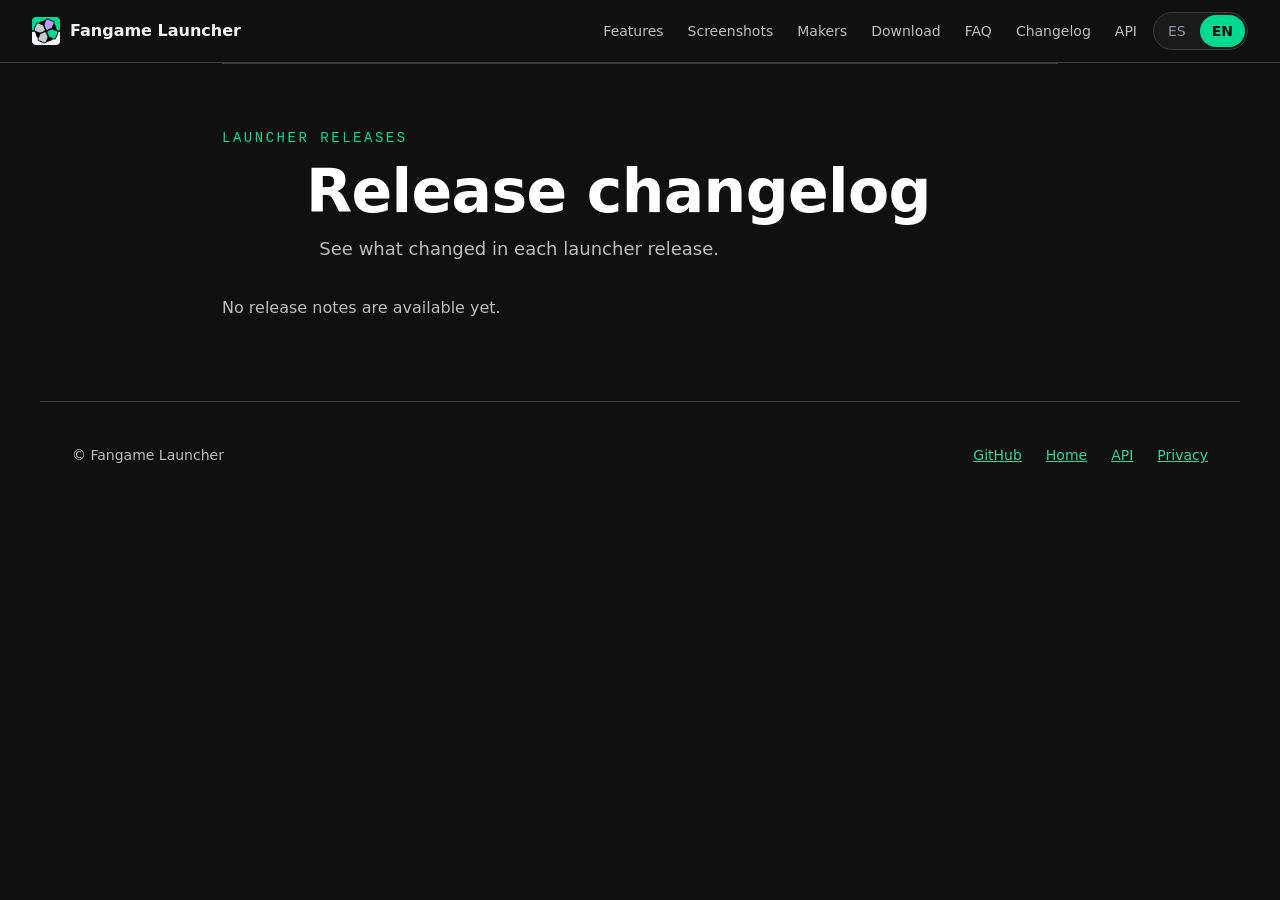
<file: docs/changelog.html>
<!doctype html>
<html lang="es">
<head>
  <meta charset="utf-8">
  <meta name="viewport" content="width=device-width, initial-scale=1">
  <title data-i18n-title="changelog.title">Novedades · Fangame Launcher</title>
  <link rel="icon" href="assets/icon.png">
  <link rel="stylesheet" href="tokens.css">
  <link rel="stylesheet" href="style.css">
  <script src="locales/en.js"></script>
</head>
<body>
<a class="skip" href="#main" data-i18n="nav.skip">Saltar al contenido</a>
<header class="nav">
  <a class="brand" href="index.html" data-lang-link="index.html"><img src="assets/icon.png" alt="" width="28" height="28">Fangame Launcher</a>
  <div class="nav-end">
    <nav aria-label="Principal" data-i18n-aria="nav.main">
      <a href="index.html#funciones" data-i18n="nav.features">Funciones</a>
      <a href="index.html#capturas" data-i18n="nav.screenshots">Capturas</a>
      <a href="index.html#makers" data-i18n="nav.makers">Makers</a>
      <a href="index.html#descargar" data-i18n="nav.download">Descargar</a>
      <a href="index.html#faq" data-i18n="nav.faq">Preguntas</a>
      <a href="changelog.html" data-lang-link="changelog.html" data-i18n="nav.changelog">Novedades</a>
      <a href="api.html" data-lang-link="api.html" data-i18n="nav.api">API</a>
    </nav>
    <div class="lang-switch" role="group" data-lang-switch data-i18n-aria="lang.group" aria-label="Idioma">
      <button type="button" data-lang="es" aria-current="true">ES</button>
      <button type="button" data-lang="en">EN</button>
    </div>
  </div>
</header>
<main id="main" class="changelog-page">
  <section>
    <p class="eyebrow" data-i18n="changelog.eyebrow">Versiones del launcher</p>
    <h1 data-i18n="changelog.heading">Novedades</h1>
    <p class="lead" data-i18n="changelog.intro">Consulta los cambios de cada versión del launcher.</p>
    <p id="release-status" role="status" data-i18n="changelog.loading">Cargando novedades…</p>
    <div id="release-list" aria-live="polite"></div>
  </section>
</main>
<footer>
  <span>© Fangame Launcher</span>
  <a href="https://github.com/Pokemon-Fan-Games/fangame-launcher-releases">GitHub</a>
  <a href="index.html" data-lang-link="index.html" data-i18n="footer.home">Inicio</a>
  <a href="api.html" data-lang-link="api.html" data-i18n="footer.api">API</a>
  <a href="privacy.html" data-lang-link="privacy.html" data-i18n="footer.privacy">Privacidad</a>
</footer>
<script src="i18n.js"></script>
<script src="changelog.js"></script>
</body>
</html>
</file>
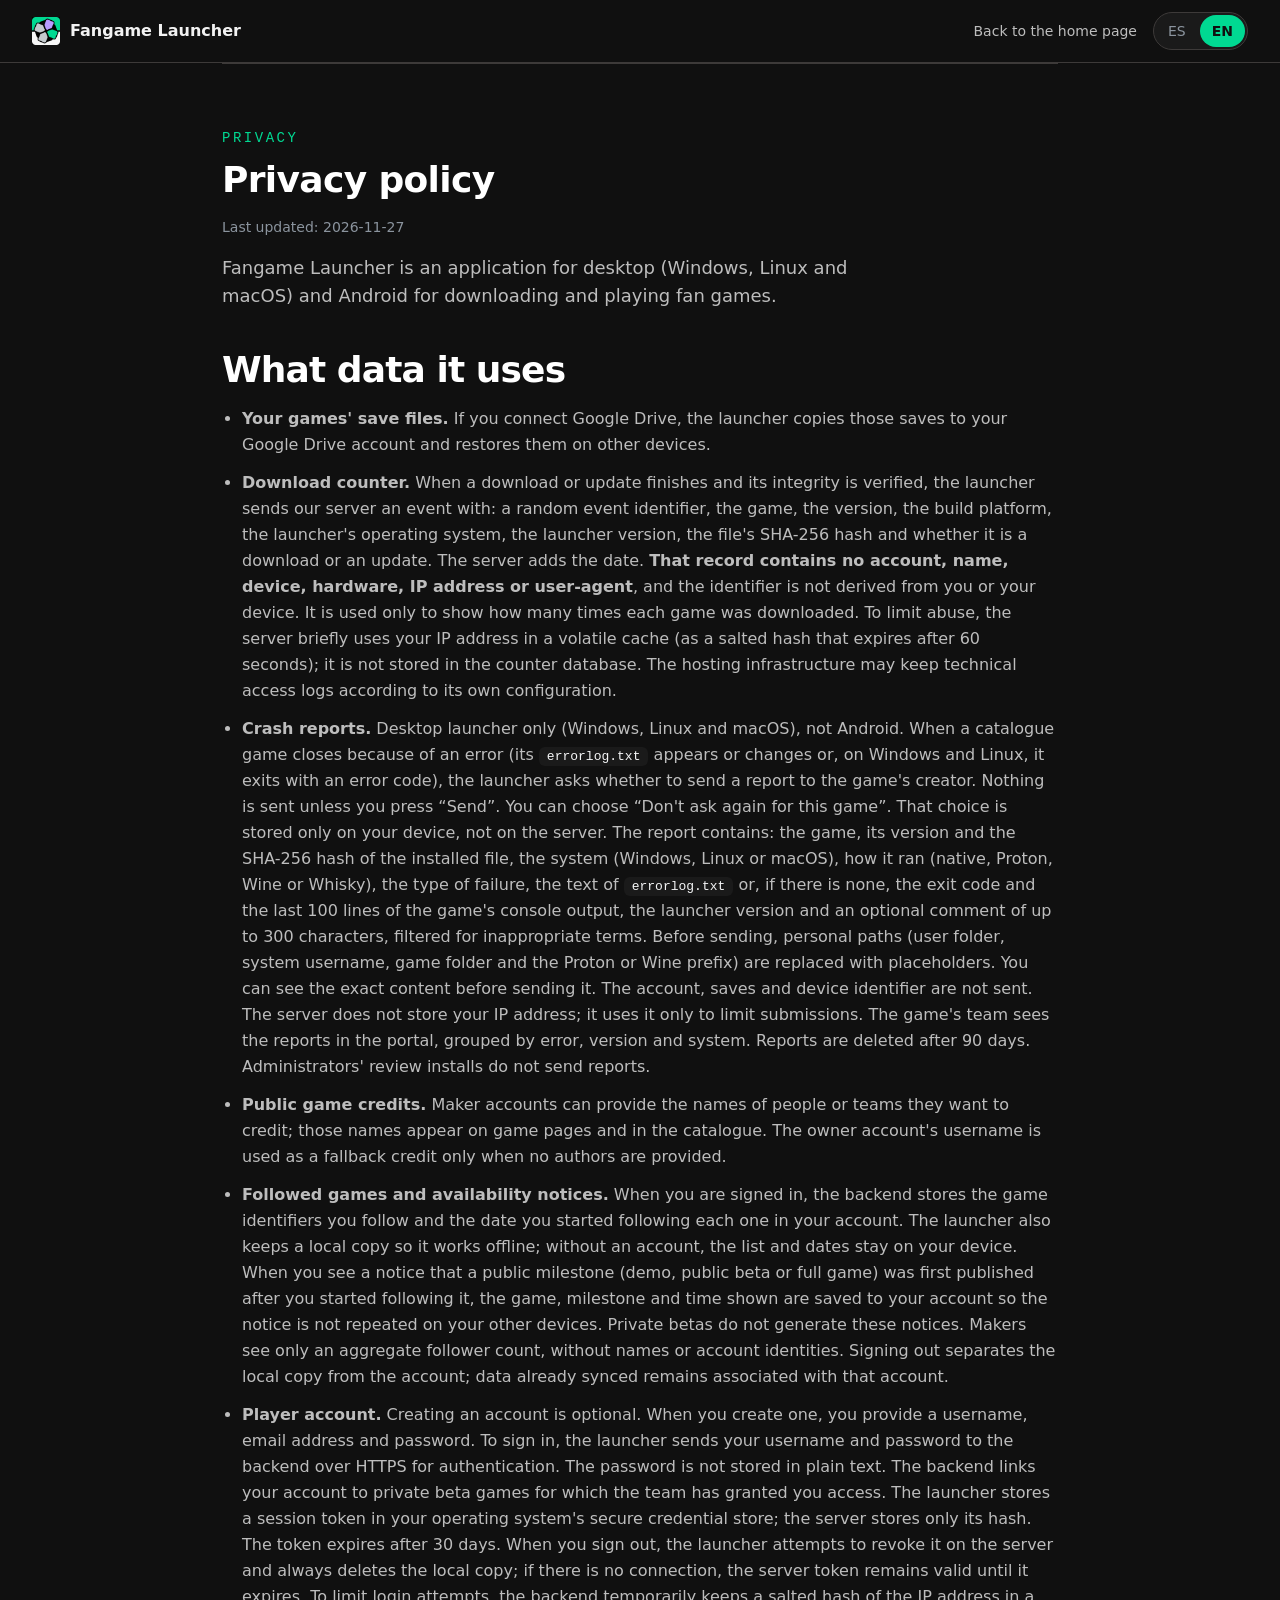
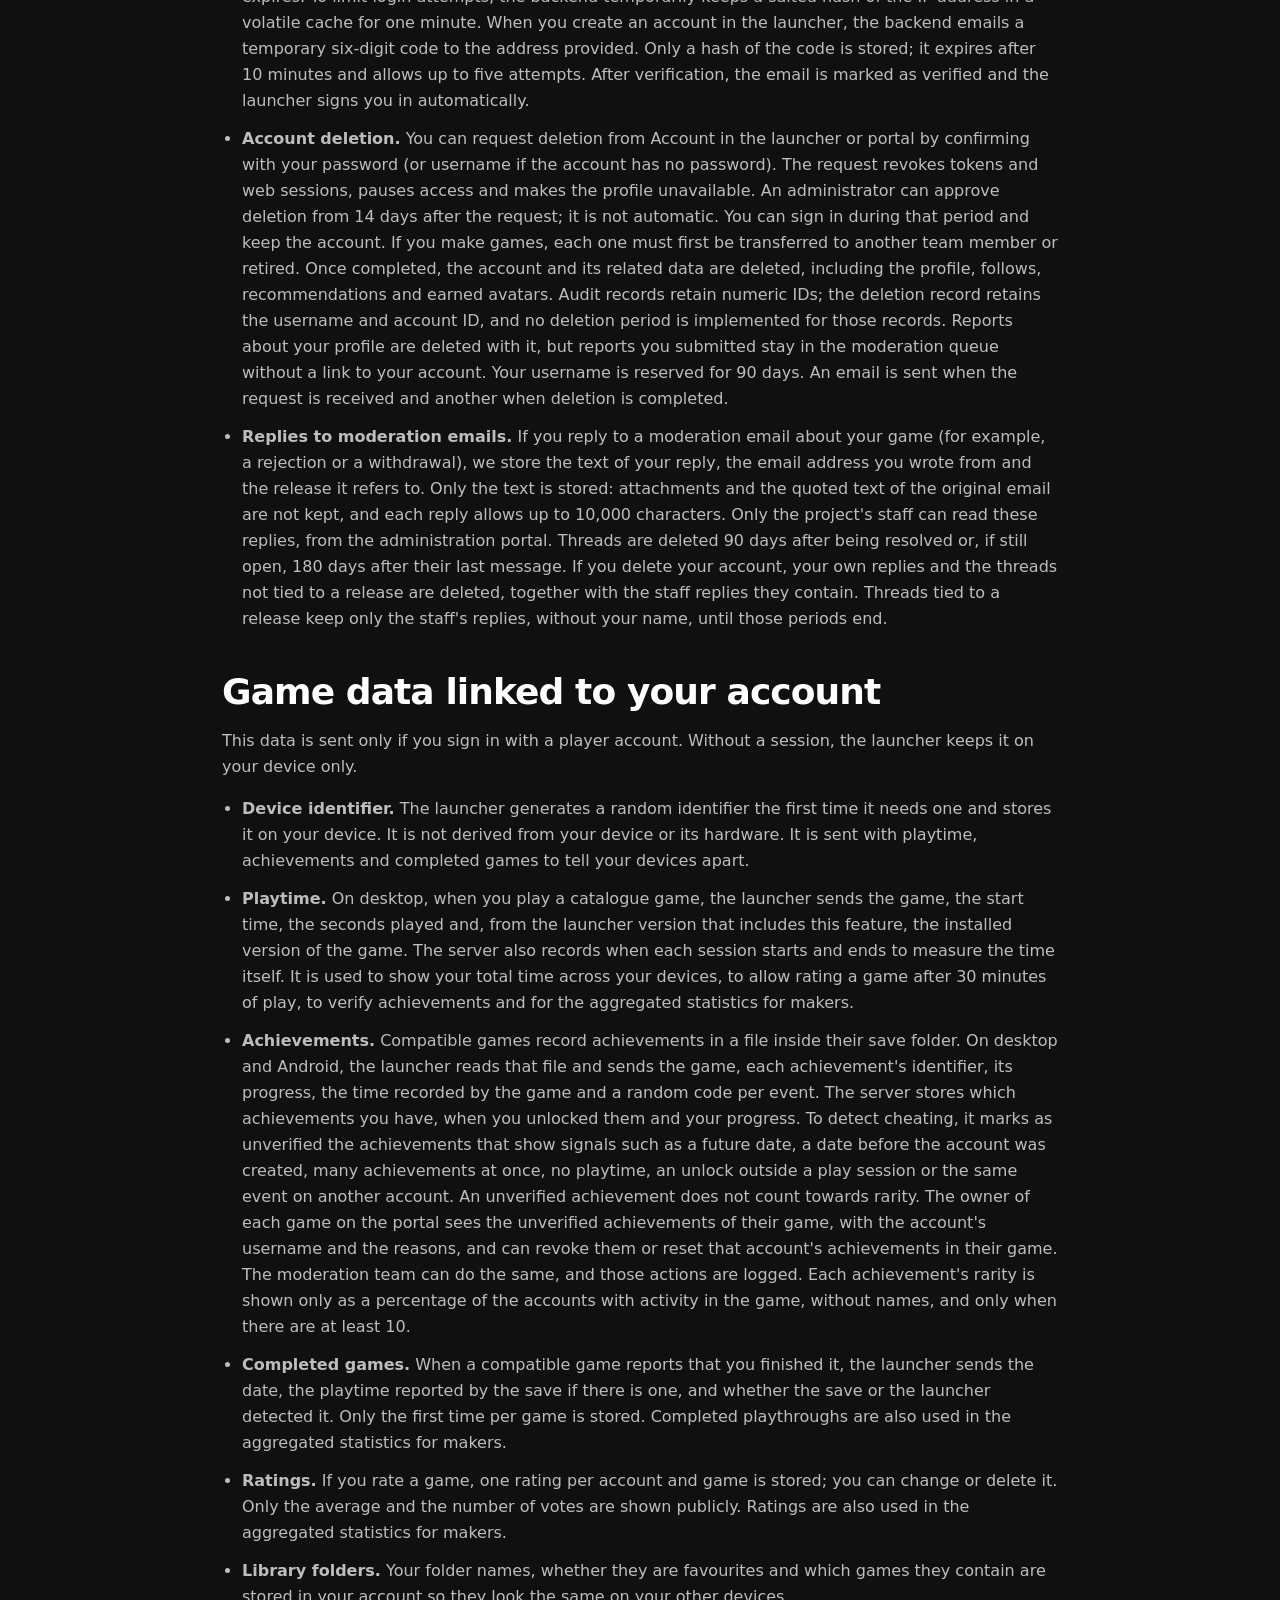
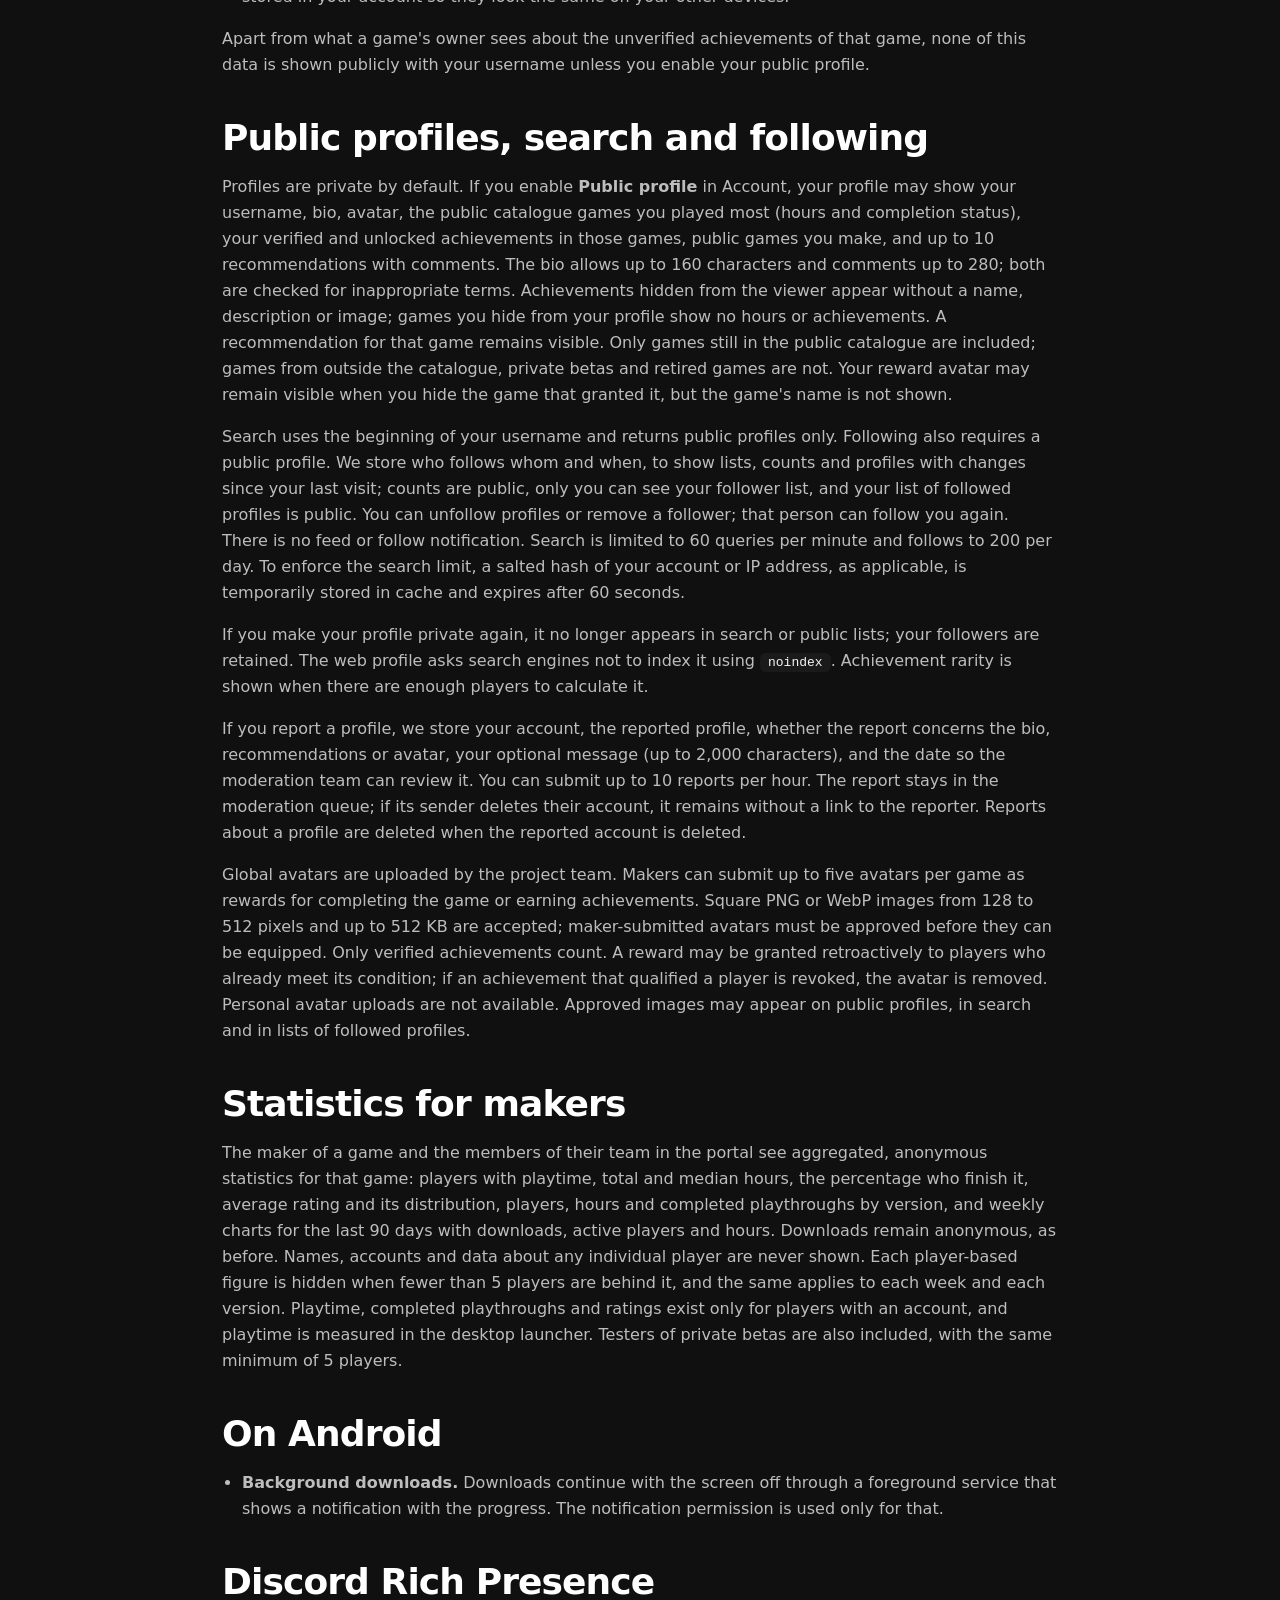
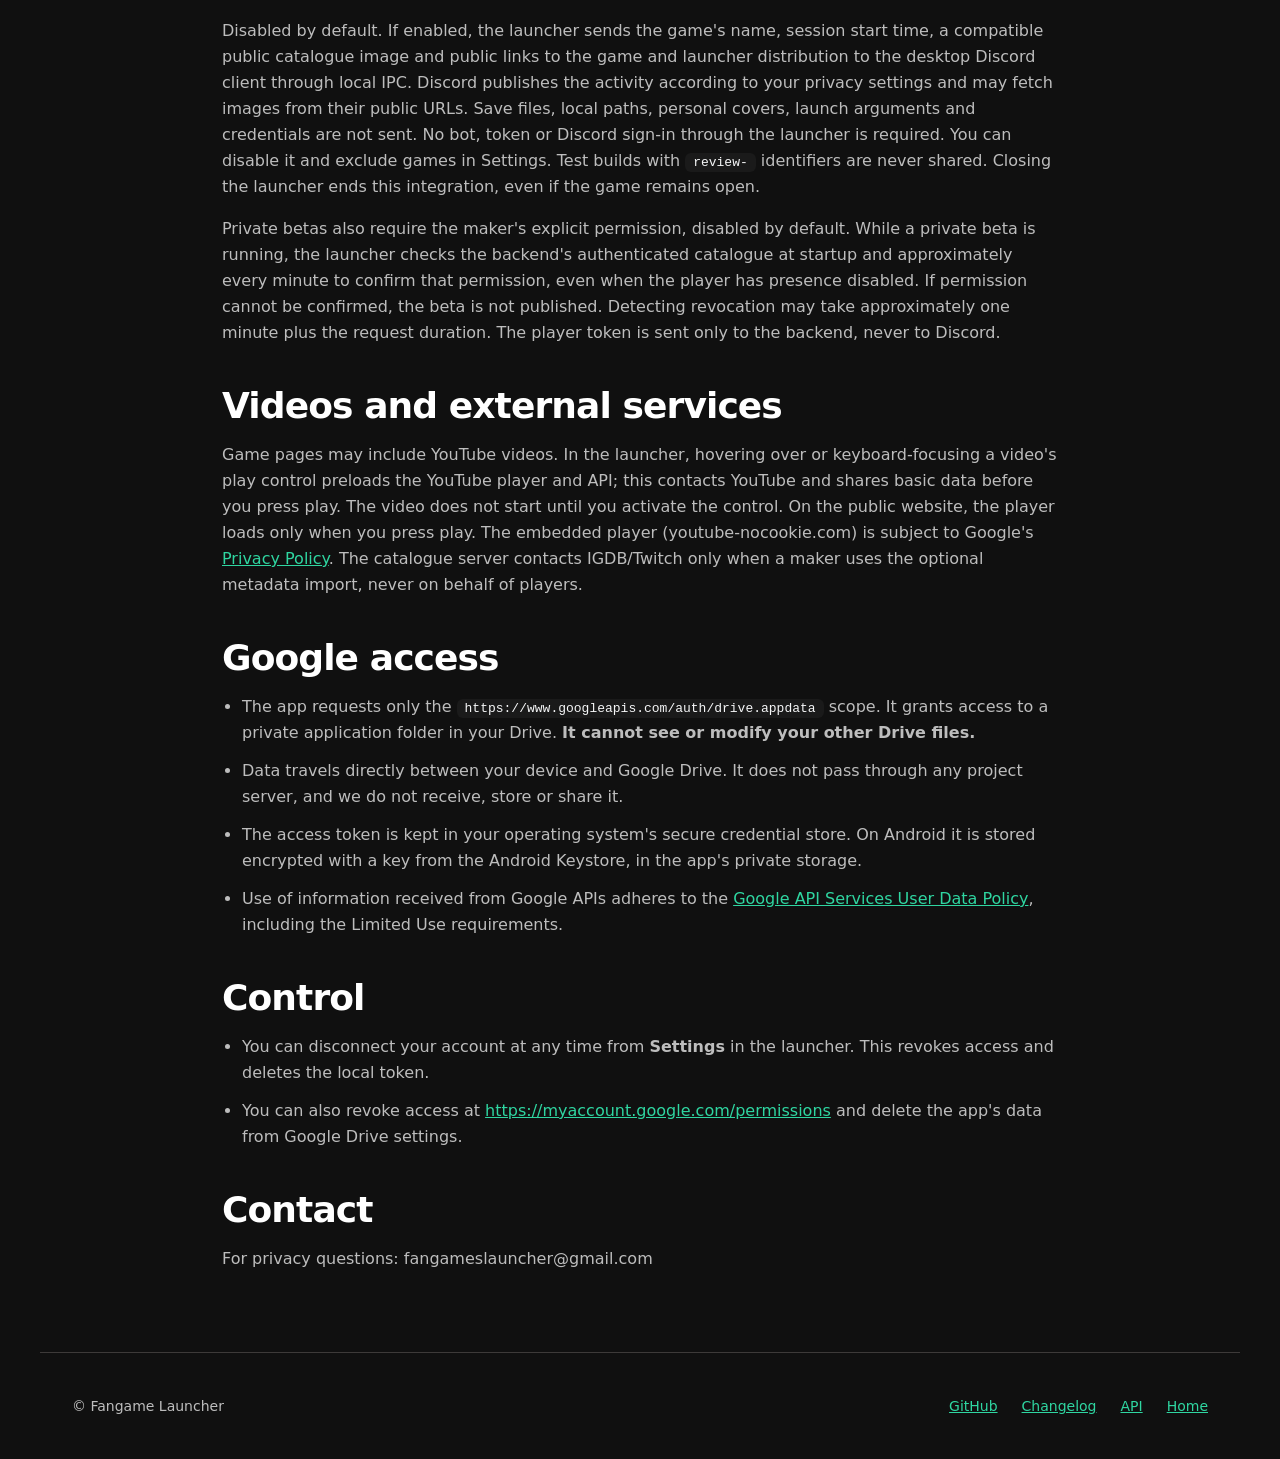
<file: docs/privacy.html>
<!doctype html>
<html lang="es">
<head>
  <meta charset="utf-8">
  <meta name="viewport" content="width=device-width, initial-scale=1">
  <title data-i18n-title="privacy.title">Política de privacidad · Fangame Launcher</title>
  <meta name="description" data-i18n-content="meta.description" content="Política de privacidad de Fangame Launcher: qué datos usa la aplicación y cómo controlarlos.">
  <link rel="icon" href="assets/icon.png">
  <link rel="stylesheet" href="tokens.css">
  <link rel="stylesheet" href="style.css">
  <script>
    // Reserva la traducción hasta que i18n.js la aplique: evita el destello de idioma.
    document.documentElement.setAttribute("data-i18n-pending", "1");
    setTimeout(function () {
      if (!window.__fangameI18nApplied) document.documentElement.removeAttribute("data-i18n-pending");
    }, 3000);
  </script>
  <script src="locales/en.js"></script>
</head>
<body>
<header class="nav">
  <a class="brand" href="index.html"><img src="assets/icon.png" alt="" width="28" height="28">Fangame Launcher</a>
  <div class="nav-end">
    <nav aria-label="Principal" data-i18n-aria="nav.main">
      <a href="index.html" data-lang-link="index.html" data-i18n="privacy.back">Volver a la página de inicio</a>
    </nav>
    <div class="lang-switch" role="group" data-lang-switch data-i18n-aria="lang.group" aria-label="Idioma">
      <button type="button" data-lang="es" aria-current="true">ES</button>
      <button type="button" data-lang="en">EN</button>
    </div>
  </div>
</header>

<main id="main" class="prose-page">
  <section>
    <p class="eyebrow" data-i18n="privacy.eyebrow">Privacidad</p>
    <h1 data-i18n="privacy.heading">Política de privacidad</h1>
    <p class="mute" data-i18n="privacy.updated">Última actualización: 2026-11-27</p>
    <p class="lead left" data-i18n="privacy.intro">Fangame Launcher es una aplicación para escritorio (Windows, Linux y macOS) y Android para descargar y jugar fangames.</p>

    <h2 data-i18n="privacy.data.title">Qué datos usa</h2>
    <ul>
      <li data-i18n="privacy.data.saves"><strong>Partidas guardadas de tus juegos.</strong> Si conectas Google Drive, el launcher copia esas partidas a tu cuenta de Google Drive y las restaura en otros equipos.</li>
      <li data-i18n="privacy.data.counter"><strong>Contador de descargas.</strong> Cuando una descarga o actualización termina y su integridad se verifica, el launcher envía a nuestro servidor un evento con: un identificador aleatorio del evento, el juego, la versión, la plataforma de la build, el sistema operativo del launcher, la versión del launcher, el hash SHA-256 del archivo y si es descarga o actualización. El servidor añade la fecha. <strong>Ese registro no contiene cuenta, nombre, dispositivo, hardware, dirección IP ni user-agent</strong>, y el identificador no se deriva de ti ni de tu equipo. Se usa solo para mostrar cuántas veces se descargó cada juego. Para limitar abusos, el servidor usa temporalmente tu dirección IP en una caché volátil (como un código hash con sal que expira en 60 segundos); no se guarda en la base de datos del contador. La infraestructura de alojamiento puede conservar registros técnicos de acceso según su propia configuración.</li>
      <li data-i18n="privacy.data.crash"><strong>Informes de fallos.</strong> Solo en el launcher de escritorio (Windows, Linux y macOS), no en Android. Cuando un juego del catálogo se cierra por un error (aparece o cambia su archivo <code>errorlog.txt</code>, o en Windows y Linux termina con un código de error), el launcher pregunta si quieres enviar un informe a su creador. No envía nada sin que pulses «Enviar». Puedes elegir «No volver a preguntar con este juego». Esa preferencia se guarda solo en tu equipo, no en el servidor. El informe contiene: el juego, su versión y la huella SHA-256 del archivo instalado, el sistema (Windows, Linux o macOS), la forma de ejecución (nativa, Proton, Wine o Whisky), el tipo de fallo, el texto de <code>errorlog.txt</code> o, si no existe, el código de salida y las últimas 100 líneas de la salida de consola del juego, la versión del launcher y un comentario opcional de hasta 300 caracteres, filtrado por términos inapropiados. Antes de enviarlo, las rutas personales (carpeta de usuario, nombre de usuario del sistema, carpeta del juego y prefijo de Proton o Wine) se sustituyen por marcadores. Puedes ver el contenido exacto antes de enviarlo. No se envía la cuenta, las partidas ni el identificador del dispositivo. El servidor no guarda tu dirección IP; solo la usa para limitar los envíos. El equipo del juego ve los informes en el portal, agrupados por error, versión y sistema. Los informes se borran a los 90 días. Las instalaciones de revisión de los administradores no envían informes.</li>
      <li data-i18n="privacy.data.credits"><strong>Créditos públicos de los juegos.</strong> Las cuentas Maker pueden indicar los nombres de personas o equipos que quieren acreditar; esos nombres se muestran en las fichas y el catálogo. El nombre de la cuenta propietaria solo se usa como crédito de respaldo si no se han indicado autores.</li>
      <li data-i18n="privacy.data.follows"><strong>Juegos que sigues y avisos de disponibilidad.</strong> Si has iniciado sesión, el backend guarda en tu cuenta los identificadores de los juegos que sigues y la fecha en que empezaste a seguir cada uno. El launcher también mantiene una copia local para funcionar sin conexión; sin cuenta, esa lista y sus fechas solo están en el dispositivo. Cuando ves un aviso de que se publicó por primera vez un hito público (demo, beta pública o juego completo) después de que empezaras a seguir el juego, se guarda en tu cuenta el juego, el hito y cuándo se mostró, para no repetirlo en tus otros dispositivos. Las betas privadas no generan estos avisos. El maker solo ve un total agregado de seguidores, sin sus nombres ni cuentas. Cerrar sesión separa la copia local de la cuenta; los datos ya sincronizados permanecen asociados a esa cuenta.</li>
      <li data-i18n="privacy.data.account"><strong>Cuenta de jugador.</strong> Crear una cuenta es opcional. Si la creas, indicas un nombre de usuario, correo y contraseña. Para iniciar sesión, el launcher envía tu nombre de usuario y contraseña al backend por HTTPS. La contraseña no se almacena en texto plano. El backend relaciona tu cuenta con los juegos de betas privadas para los que el equipo te haya asignado acceso. El launcher guarda un token de sesión en el almacén seguro del sistema operativo; el servidor guarda solo su hash. El token caduca a los 30 días. Al cerrar sesión, el launcher intenta revocarlo en el servidor y siempre elimina la copia local; si no hay conexión, el token del servidor seguirá siendo válido hasta que caduque. Para limitar intentos, el backend conserva temporalmente un hash con sal de la dirección IP en caché volátil durante un minuto. Al crear una cuenta en el launcher, el backend envía un código temporal de seis dígitos al correo indicado. El código se almacena solo como hash, caduca a los 10 minutos y permite hasta cinco intentos. Tras verificarlo, el correo queda marcado como verificado y el launcher inicia sesión automáticamente.</li>
      <li data-i18n="privacy.data.deletion"><strong>Borrado de cuenta.</strong> Puedes pedirlo desde Cuenta en el launcher o en el portal, confirmando con tu contraseña (o con tu nombre de usuario si la cuenta no tiene contraseña). La solicitud revoca los tokens y sesiones web, pausa el acceso y hace que el perfil deje de estar visible. Un administrador puede aprobar el borrado a partir de 14 días después de la solicitud; no se ejecuta automáticamente. Puedes iniciar sesión durante ese plazo y conservar la cuenta. Si eres maker de juegos, antes hay que transferir cada juego a otro miembro o retirarlo. Al completarse, se eliminan la cuenta y sus datos relacionados, incluidos el perfil, los seguimientos, las recomendaciones y los avatares ganados. Los registros de auditoría conservan identificadores numéricos; el registro de borrado conserva el nombre de usuario y el ID de la cuenta, y no hay un plazo de eliminación implementado para esos registros. Los reportes sobre tu perfil se eliminan con él, pero los reportes que enviaste permanecen en la cola de moderación sin vínculo a tu cuenta. El nombre queda reservado durante 90 días. Se envía un correo cuando se recibe la solicitud y otro al completarse el borrado.</li>
      <li data-i18n="privacy.data.moderation"><strong>Respuestas a correos de moderación.</strong> Si respondes a un correo de moderación sobre tu juego (por ejemplo, un rechazo o una retirada), guardamos el texto de tu respuesta, el correo desde el que escribiste y la release a la que se refiere. Solo se guarda el texto: no se conservan adjuntos ni el texto citado del correo original, y cada respuesta admite hasta 10.000 caracteres. Solo el staff del proyecto puede leer estas respuestas, desde el portal de administración. Los hilos se borran 90 días después de resolverse o, si siguen abiertos, 180 días después de su último mensaje. Si borras tu cuenta, se eliminan tus propias respuestas y los hilos que no están ligados a una release, con las respuestas del staff que contienen. Los hilos ligados a una release conservan solo las respuestas del staff, sin tu nombre, hasta esos plazos.</li>
    </ul>

    <h2 data-i18n="privacy.account.title">Datos de juego asociados a tu cuenta</h2>
    <p data-i18n="privacy.account.intro">Solo se envían si inicias sesión con una cuenta de jugador. Sin sesión, el launcher los guarda únicamente en tu equipo.</p>
    <ul>
      <li data-i18n="privacy.account.device"><strong>Identificador del dispositivo.</strong> El launcher genera al azar un identificador la primera vez que lo necesita y lo guarda en tu equipo. No se deriva de tu equipo ni de su hardware. Se envía junto al tiempo de juego, los logros y los juegos completados para distinguir tus dispositivos.</li>
      <li data-i18n="privacy.account.playtime"><strong>Tiempo de juego.</strong> En escritorio, cuando juegas a un juego del catálogo, el launcher envía el juego, la hora de inicio, los segundos jugados y, a partir de la versión del launcher que incluye esta función, la versión instalada del juego. El servidor también registra cuándo empieza y termina cada sesión para medir el tiempo por su cuenta. Se usa para mostrarte tu tiempo total en todos tus dispositivos, para permitir puntuar un juego después de 30 minutos de juego, para verificar los logros y para las estadísticas agregadas del maker.</li>
      <li data-i18n="privacy.account.achievements"><strong>Logros.</strong> Los juegos compatibles anotan los logros en un archivo dentro de su carpeta de partidas. En escritorio y Android, el launcher lee ese archivo y envía el juego, el identificador de cada logro, su progreso, la hora anotada por el juego y un código aleatorio por evento. El servidor guarda qué logros tienes, cuándo los desbloqueaste y tu progreso. Para detectar trampas, marca como no verificados los logros con señales como una fecha futura, una fecha anterior a la creación de la cuenta, muchos logros a la vez, falta de tiempo de juego, un desbloqueo fuera de una sesión de juego o el mismo evento en otra cuenta. Un logro no verificado no cuenta para la rareza. El dueño de cada juego en el portal ve los logros no verificados de su juego, con el nombre de usuario de la cuenta y los motivos, y puede revocarlos o reiniciar los logros de esa cuenta en su juego. El equipo de moderación también puede hacerlo, y esas acciones quedan registradas. La rareza de cada logro se muestra solo como porcentaje de las cuentas con actividad en el juego, sin nombres, y únicamente cuando hay al menos 10.</li>
      <li data-i18n="privacy.account.completion"><strong>Juegos completados.</strong> Cuando un juego compatible indica que lo terminaste, el launcher envía la fecha, el tiempo de juego que indica la partida, si lo hay, y si lo detectó la partida o el launcher. Se guarda solo la primera vez por juego. Estas partidas terminadas también se usan en las estadísticas agregadas del maker.</li>
      <li data-i18n="privacy.account.ratings"><strong>Puntuaciones.</strong> Si puntúas un juego, se guarda una puntuación por cuenta y juego, que puedes cambiar o borrar. Públicamente solo se muestran la media y el número de votos. Las notas también se usan en las estadísticas agregadas del maker.</li>
      <li data-i18n="privacy.account.folders"><strong>Carpetas de la biblioteca.</strong> Los nombres de tus carpetas, si son favoritas y qué juegos contienen se guardan en tu cuenta para verlas igual en tus otros dispositivos.</li>
    </ul>
    <p data-i18n="privacy.account.public">Salvo lo que ve el dueño de un juego sobre los logros no verificados de ese juego, ninguno de estos datos se muestra públicamente con tu nombre de usuario, a menos que actives el perfil público.</p>

    <h2 data-i18n="privacy.profile.title">Perfil público, búsqueda y seguimiento</h2>
    <p data-i18n="privacy.profile.p1">El perfil es privado por defecto. Si activas <strong>Perfil público</strong> en Cuenta, el perfil puede mostrar tu nombre de usuario, biografía, avatar, los juegos públicos del catálogo que más jugaste (horas y estado de completado), tus logros verificados y desbloqueados en esos juegos, los juegos públicos que haces como maker y hasta 10 recomendaciones con sus comentarios. La biografía admite hasta 160 caracteres y los comentarios hasta 280, y ambos pasan por un filtro de términos inapropiados. Los logros ocultos para quien mira aparecen sin nombre, descripción ni imagen; los juegos que ocultas del perfil no muestran horas ni logros. Una recomendación de ese juego sigue visible. Solo se incluyen juegos que siguen en el catálogo público; no se publican juegos externos, betas privadas ni juegos retirados. Tu avatar de recompensa puede seguir visible aunque ocultes el juego que lo dio, pero no se muestra el nombre de ese juego.</p>
    <p data-i18n="privacy.profile.p2">La búsqueda usa el prefijo de tu nombre de usuario y solo devuelve perfiles públicos. Seguir también requiere que el perfil sea público. Guardamos quién sigue a quién y cuándo, para mostrar tus listas, contadores y perfiles con cambios desde tu última visita; los contadores son públicos, la lista de tus seguidores solo la ves tú y tu lista de perfiles seguidos es pública. Puedes dejar de seguir perfiles o quitar a un seguidor; esa persona puede volver a seguirte. No hay feed ni notificaciones de seguimiento. La búsqueda tiene un límite de 60 consultas por minuto y los seguimientos de 200 por día. Para aplicar el límite de búsqueda, se guarda temporalmente en caché un hash con sal de tu cuenta o dirección IP, según corresponda; caduca en 60 segundos.</p>
    <p data-i18n="privacy.profile.p3">Si vuelves a hacer privado el perfil, deja de aparecer en la búsqueda y en las listas públicas; se conservan tus seguidores. La página web del perfil solicita a los buscadores que no la indexen mediante <code>noindex</code>. La rareza de un logro se muestra cuando hay suficientes jugadores para calcularla.</p>
    <p data-i18n="privacy.profile.p4">Si reportas un perfil, guardamos tu cuenta, el perfil reportado, si el motivo es la biografía, las recomendaciones o el avatar, tu mensaje opcional (hasta 2.000 caracteres) y la fecha, para que el equipo de moderación lo revise. Se permiten hasta 10 reportes por hora. El reporte queda en la cola de moderación; si quien lo envió borra su cuenta, el reporte permanece sin vínculo al denunciante. Los reportes del perfil desaparecen al borrarse la cuenta denunciada.</p>
    <p data-i18n="privacy.profile.p5">Los avatares globales los carga el equipo del proyecto. Los makers pueden enviar hasta cinco avatares por juego como recompensas por completar el juego o conseguir logros. Se aceptan PNG o WebP cuadrados de 128 a 512 píxeles y hasta 512 KB; los avatares enviados por makers deben aprobarse antes de poder equiparlos. Solo cuentan logros verificados. La recompensa puede otorgarse retroactivamente a quien ya cumple la condición; si se revoca un logro que la justificaba, se retira el avatar. No se pueden subir avatares personales. Las imágenes aprobadas pueden mostrarse en perfiles públicos, búsquedas y listas de perfiles seguidos.</p>

    <h2 data-i18n="privacy.stats.title">Estadísticas para makers</h2>
    <p data-i18n="privacy.stats.body">El maker de un juego y los miembros de su equipo en el portal ven estadísticas agregadas y anónimas de ese juego: jugadores con tiempo de juego, horas totales y mediana, porcentaje que lo termina, nota media y reparto, jugadores, horas y partidas terminadas por versión, y gráficos semanales de los últimos 90 días con descargas, jugadores activos y horas. Las descargas siguen siendo anónimas, como antes. Nunca se muestran nombres, cuentas ni datos de un jugador concreto. Cada cifra basada en jugadores se oculta si hay menos de 5 jugadores detrás, y lo mismo ocurre con cada semana y con cada versión. El tiempo de juego, las partidas terminadas y las notas solo existen para jugadores con cuenta, y el tiempo de juego se mide en el launcher de escritorio. También se incluyen los testers de las betas privadas, con el mismo mínimo de 5 jugadores.</p>

    <h2 data-i18n="privacy.android.title">En Android</h2>
    <ul>
      <li data-i18n="privacy.android.background"><strong>Descargas en segundo plano.</strong> Las descargas continúan con la pantalla apagada mediante un servicio en primer plano que muestra una notificación con el progreso. El permiso de notificaciones se usa solo para eso.</li>
    </ul>

    <h2 data-i18n="privacy.discord.title">Discord Rich Presence</h2>
    <p data-i18n="privacy.discord.body">Está desactivado por defecto. Si lo activas, el launcher envía al cliente de Discord de escritorio, mediante IPC local, el nombre del juego, la hora de inicio de la sesión, la imagen pública del catálogo cuando es compatible y enlaces públicos al juego y a la distribución del launcher. Discord publica la actividad según tus ajustes de privacidad y puede obtener las imágenes desde sus URLs públicas. No se envían partidas, rutas locales, portadas personales, argumentos de lanzamiento ni credenciales. No necesitas un bot, token ni iniciar sesión en Discord desde el launcher. Puedes desactivarlo y excluir juegos desde Configuración. Las pruebas con identificadores <code>review-</code> no se comparten. Al cerrar el launcher termina esta integración, aunque el juego siga abierto.</p>
    <p data-i18n="privacy.discord.beta">Las betas privadas requieren además el permiso explícito del maker, desactivado por defecto. Mientras se ejecuta una beta privada, el launcher consulta el catálogo autenticado del backend al iniciar y aproximadamente cada minuto para confirmar ese permiso, incluso si el jugador tiene la presencia desactivada. Si no puede confirmarlo, no publica la beta. Una revocación puede tardar aproximadamente un minuto más el tiempo de la petición en detectarse. El token de jugador solo se envía al backend, nunca a Discord.</p>

    <h2 data-i18n="privacy.video.title">Vídeos y servicios externos</h2>
    <p data-i18n="privacy.video.body">Las fichas de juegos pueden incluir vídeos de YouTube. En el launcher, al pasar el cursor sobre el control de reproducción de un vídeo o enfocarlo con el teclado, se precargan el reproductor y la API de YouTube; esto inicia una conexión e intercambio de datos básicos con YouTube antes de que pulses reproducir. El vídeo no empieza hasta que activas el control. En la web pública, el reproductor solo se carga cuando pulsas reproducir. El reproductor incrustado (youtube-nocookie.com) se rige por la política de privacidad de Google. El servidor del catálogo solo contacta con IGDB/Twitch cuando un maker usa la importación opcional de metadatos, nunca en nombre de los jugadores.</p>

    <h2 data-i18n="privacy.google.title">Acceso a Google</h2>
    <ul>
      <li data-i18n="privacy.google.scope">La app solicita únicamente el permiso <code>https://www.googleapis.com/auth/drive.appdata</code>. Da acceso a una carpeta privada de la aplicación en tu Drive. <strong>No puede ver ni modificar tus demás archivos de Drive.</strong></li>
      <li data-i18n="privacy.google.flow">Los datos viajan directamente entre tu equipo y Google Drive. No pasan por servidores del proyecto y no los recibimos, almacenamos ni compartimos.</li>
      <li data-i18n="privacy.google.token">El token de acceso se guarda en el almacén seguro de credenciales de tu sistema operativo. En Android se guarda cifrado con una clave del almacén de claves de Android (Android Keystore), en el almacenamiento privado de la app.</li>
      <li data-i18n="privacy.google.policy">El uso de la información recibida de las APIs de Google cumple la <a href="https://developers.google.com/terms/api-services-user-data-policy">Política de datos de usuario de los servicios de API de Google</a>, incluidos los requisitos de uso limitado.</li>
    </ul>

    <h2 data-i18n="privacy.control.title">Control</h2>
    <ul>
      <li data-i18n="privacy.control.app">Puedes desconectar tu cuenta en cualquier momento desde <strong>Configuración</strong> en el launcher. Esto revoca el acceso y borra el token local.</li>
      <li data-i18n="privacy.control.revoke">También puedes revocar el acceso en <a href="https://myaccount.google.com/permissions">https://myaccount.google.com/permissions</a> y borrar los datos de la app desde la configuración de Google Drive.</li>
    </ul>

    <h2 data-i18n="privacy.contactTitle">Contacto</h2>
    <p data-i18n="privacy.contact">Para consultas sobre privacidad: fangameslauncher@gmail.com</p>
  </section>
</main>

<footer>
  <span>© Fangame Launcher</span>
  <a href="https://github.com/Pokemon-Fan-Games/fangame-launcher-releases">GitHub</a>
  <a href="changelog.html" data-lang-link="changelog.html" data-i18n="footer.changelog">Novedades</a>
  <a href="api.html" data-lang-link="api.html" data-i18n="footer.api">API</a>
  <a href="index.html" data-lang-link="index.html" data-i18n="footer.home">Inicio</a>
</footer>
<script src="i18n.js"></script>
</body>
</html>
</file>
<file: docs/tokens.css>
/* Voltagent-Inspired design tokens */
:root {
  --color-primary: #00d992;
  --color-primary-soft: #2fd6a1;
  --color-primary-deep: #10b981;
  --color-on-primary: #101010;
  --color-ink: #f2f2f2;
  --color-ink-strong: #ffffff;
  --color-body: #bdbdbd;
  --color-mute: #8b949e;
  --color-hairline: #3d3a39;
  --color-hairline-soft: #b8b3b0;
  --color-canvas: #101010;
  --color-canvas-soft: #1a1a1a;
  --color-canvas-text-soft: #f5f6f7;
  --font-primary: Inter, system-ui, -apple-system, Segoe UI, Roboto, sans-serif;
  --font-family-2: Inter, system-ui, -apple-system, sans-serif;
  --font-family-3: SFMono-Regular, Menlo, Monaco, Consolas, Liberation Mono, monospace;
  --font-family-4: SFMono-Regular, Menlo, Monaco, Consolas, monospace;
  --text-display-xl: 60px;
  --leading-display-xl: 60px;
  --tracking-display-xl: -0.65px;
  --text-display-lg: 36px;
  --leading-display-lg: 40px;
  --tracking-display-lg: -0.9px;
  --text-display-md: 24px;
  --leading-display-md: 32px;
  --tracking-display-md: -0.6px;
  --text-display-sm: 20px;
  --leading-display-sm: 28px;
  --text-eyebrow-mono: 14px;
  --leading-eyebrow-mono: 20px;
  --tracking-eyebrow-mono: 2.52px;
  --text-eyebrow-uppercase: 18px;
  --leading-eyebrow-uppercase: 28px;
  --tracking-eyebrow-uppercase: 0.45px;
  --text-body-lg: 18px;
  --leading-body-lg: 28px;
  --text-body-md: 16px;
  --leading-body-md: 26px;
  --text-body-md-strong: 16px;
  --leading-body-md-strong: 24px;
  --text-body-sm: 14px;
  --leading-body-sm: 20px;
  --text-body-sm-strong: 14px;
  --leading-body-sm-strong: 23px;
  --text-caption: 12px;
  --leading-caption: 16px;
  --text-caption-strong: 12px;
  --leading-caption-strong: 16px;
  --text-code: 13px;
  --leading-code: 18px;
  --text-code-strong: 13px;
  --leading-code-strong: 16px;
  --text-button-md: 16px;
  --leading-button-md: 24px;
  --spacing-xxs: 2px;
  --spacing-xs: 4px;
  --spacing-sm: 8px;
  --spacing-md: 12px;
  --spacing-lg: 16px;
  --spacing-xl: 20px;
  --spacing-2xl: 24px;
  --spacing-3xl: 32px;
  --spacing-4xl: 40px;
  --spacing-5xl: 48px;
  --spacing-6xl: 64px;
  --radius-none: 0px;
  --radius-xs: 4px;
  --radius-sm: 6px;
  --radius-md: 8px;
  --radius-pill: 9999px;
  --radius-full: 9999px;
}
</file>
<file: docs/style.css>
*{box-sizing:border-box}
html{scroll-behavior:smooth}
body{margin:0;background:var(--color-canvas);color:var(--color-body);font:var(--text-body-md)/var(--leading-body-md) var(--font-primary)}
a{color:var(--color-primary-soft)}
:focus-visible{outline:2px solid var(--color-primary);outline-offset:2px}
.skip{position:absolute;left:-999px}.skip:focus{left:8px;top:8px;background:var(--color-canvas-soft);padding:8px;z-index:9}
.nav{display:flex;justify-content:space-between;align-items:center;gap:16px;flex-wrap:wrap;padding:12px 32px;border-bottom:1px solid var(--color-hairline);position:sticky;top:0;background:var(--color-canvas);z-index:5}
.nav nav{display:flex;gap:24px;flex-wrap:wrap}.nav nav a{color:var(--color-body);text-decoration:none;font-size:var(--text-body-sm)}.nav nav a:hover{color:var(--color-ink)}
.brand{display:flex;align-items:center;gap:10px;color:var(--color-ink)!important;font-weight:600;text-decoration:none}
main{max-width:1200px;margin:auto;padding:0 32px}
section{padding:64px 0;border-top:1px solid var(--color-hairline)}
.hero{border:0;text-align:center;padding-top:80px}
h1{font-size:clamp(36px,6vw,var(--text-display-xl));line-height:1.05;letter-spacing:var(--tracking-display-xl);color:var(--color-ink-strong);margin:12px auto;max-width:16ch}
h2{font-size:var(--text-display-lg);line-height:var(--leading-display-lg);letter-spacing:var(--tracking-display-lg);color:var(--color-ink-strong);margin:8px 0 32px}
h3{font-size:var(--text-display-sm);color:var(--color-ink);margin:0 0 8px}
.eyebrow{font:var(--text-eyebrow-mono)/var(--leading-eyebrow-mono) var(--font-family-3);letter-spacing:var(--tracking-eyebrow-mono);text-transform:uppercase;color:var(--color-primary);margin:0}
.lead{font-size:var(--text-body-lg);line-height:var(--leading-body-lg);max-width:56ch;margin:0 auto 32px}
.mute{color:var(--color-mute);font-size:var(--text-body-sm)}
.actions{display:flex;gap:12px;justify-content:center;flex-wrap:wrap;margin-bottom:12px}
.btn{display:inline-block;padding:12px 16px;border-radius:var(--radius-sm);border:1px solid var(--color-hairline);color:var(--color-ink);text-decoration:none;font-size:var(--text-button-md);line-height:var(--leading-button-md)}
.btn.primary{background:var(--color-primary);border-color:var(--color-primary);color:var(--color-on-primary);font-weight:600}
.btn.ghost{border-color:transparent;color:var(--color-primary-soft)}
.btn:hover{border-color:var(--color-primary)}
.grid{display:grid;grid-template-columns:repeat(auto-fit,minmax(280px,1fr));gap:16px}
.card{border:1px solid var(--color-hairline);border-radius:var(--radius-md);padding:24px;display:flex;flex-direction:column;gap:8px;align-items:flex-start}
.card p{margin:0 0 8px;flex:1}
.card.match{border-color:var(--color-primary)}
.dl{margin-top:24px}
.dl .card{gap:12px}
.dl .card h3{margin:0}
.dl .card .platform-arch{flex:none;color:var(--color-mute);font-size:var(--text-body-sm);margin:0}
.install-guides{margin:24px 0}
code{font:var(--text-code)/var(--leading-code) var(--font-family-3);background:var(--color-canvas-soft);color:var(--color-canvas-text-soft);padding:2px 8px;border-radius:var(--radius-sm)}
.code{max-width:100%;background:var(--color-canvas-soft);border:1px solid var(--color-hairline);border-radius:var(--radius-md);padding:20px;overflow:auto;margin:24px 0}.code code{padding:0;background:none}
.screen{margin:0;min-width:0}
.screen a{display:block}
.screen img{display:block;width:100%;height:auto}
.screens .screen a{aspect-ratio:4/3}
.screens .screen img{height:100%;object-fit:contain}
.app-screens .screen a{aspect-ratio:16/9}
/* Native window captures include a two-pixel black bottom edge. */
.window-capture{clip-path:inset(0 0 .15% 0)}
.screen a:hover{border-color:var(--color-primary)}
.screen figcaption{padding-top:16px;font-size:var(--text-body-sm)}
.screen figcaption p{margin:0}
.hero-screen{margin:40px auto 0;max-width:1100px}
.screens{display:grid;grid-template-columns:repeat(auto-fit,minmax(min(100%,300px),1fr));gap:40px 24px;margin-top:32px}
#capturas{scroll-margin-top:100px}
#image-viewer{width:min(96vw,1800px);max-width:96vw;max-height:94dvh;padding:16px;border:1px solid var(--color-hairline);border-radius:var(--radius-md);background:var(--color-canvas);color:var(--color-ink)}
#image-viewer::backdrop{background:rgba(0,0,0,.85)}
#preview-close{display:block;margin:0 0 12px auto;min-height:44px;background:var(--color-canvas-soft);cursor:pointer}
#preview-image{display:block;max-width:100%;width:auto;height:auto;max-height:calc(94dvh - 110px);margin:auto;object-fit:contain}
html:has(#image-viewer[open]){overflow:hidden}
details{border-bottom:1px solid var(--color-hairline);padding:16px 0}summary{cursor:pointer;color:var(--color-ink);font-weight:600}details p{margin:8px 0 0}
footer{display:flex;gap:24px;flex-wrap:wrap;padding:40px 32px;border-top:1px solid var(--color-hairline);font-size:var(--text-body-sm);max-width:1200px;margin:auto}footer span{flex:1}
@media(prefers-reduced-motion:reduce){html{scroll-behavior:auto}}
@media(max-width:600px){.nav,main{padding-left:16px;padding-right:16px}.nav nav{gap:16px}}
.btns{display:flex;gap:8px;flex-wrap:wrap;align-items:center;margin-top:auto}
.lead.left{margin:0 0 24px}
.split{display:grid;grid-template-columns:minmax(0,5fr) minmax(0,7fr);gap:64px;align-items:start}
.side{position:sticky;top:96px}
.side h2{margin-bottom:16px}
.steps{list-style:none;counter-reset:s;margin:0;padding:0}
.steps li{counter-increment:s;display:grid;grid-template-columns:48px 1fr;column-gap:16px;padding:24px 0;border-bottom:1px solid var(--color-hairline)}
.steps li:first-child{padding-top:0}
.steps li::before{content:counter(s,decimal-leading-zero);grid-row:span 2;font:var(--text-eyebrow-mono) var(--font-family-3);color:var(--color-primary);padding-top:4px}
.steps h3{margin:0 0 4px}.steps p{margin:0}
@media(max-width:800px){.split{grid-template-columns:1fr;gap:32px}.side{position:static}}
.nav-end{display:flex;align-items:center;gap:16px;flex-wrap:wrap}
.lang-switch{display:inline-flex;gap:2px;padding:2px;border:1px solid var(--color-hairline);border-radius:var(--radius-pill);background:var(--color-canvas-soft)}
.lang-switch button{border:0;background:none;color:var(--color-mute);font:var(--text-body-sm)/var(--leading-body-sm) var(--font-primary);padding:6px 12px;border-radius:var(--radius-pill);cursor:pointer;min-height:32px}
.lang-switch button:hover{color:var(--color-ink)}
.lang-switch button[aria-current="true"]{background:var(--color-primary);color:var(--color-on-primary);font-weight:600}
html[data-i18n-pending] body{visibility:hidden}
.prose-page{max-width:900px}
.prose-page h1{font-size:clamp(32px,5vw,var(--text-display-lg));line-height:var(--leading-display-lg);color:var(--color-ink-strong);margin:12px 0 8px;max-width:none}
.prose-page h2{margin:40px 0 12px}
.prose-page ul{padding-left:20px;color:var(--color-body)}
.prose-page li{margin-bottom:12px}
.prose-page a{color:var(--color-primary-soft)}
.prose-page code{word-break:break-word}
.btn.soon{border-style:dashed;color:var(--color-mute);cursor:default}
.btn.soon:hover{border-color:var(--color-hairline)}

.changelog-page {
  max-width: 900px;
}

.release-entry {
  border-top: 1px solid var(--color-hairline);
  padding: var(--spacing-3xl) 0;
}

.release-entry h2 {
  font-size: var(--text-display-sm);
  line-height: var(--leading-display-sm);
}

.release-entry p,
.release-entry li {
  color: var(--color-body);
  font-size: var(--text-body-md);
  line-height: var(--leading-body-md);
}

.release-entry code {
  font-family: var(--font-family-3);
}

.api-page h2,.api-page h3{scroll-margin-top:96px}
.api-page h3{margin:32px 0 8px}
.api-page .toc{list-style:none;display:flex;flex-wrap:wrap;gap:8px 24px;padding:0;margin:0 0 8px}
.api-page .toc li{margin:0}
.api-page .nav nav a[aria-current="page"],.nav nav a[aria-current="page"]{color:var(--color-ink);text-decoration:underline;text-underline-offset:6px;text-decoration-color:var(--color-primary)}
.endpoint{display:flex;flex-wrap:wrap;align-items:baseline;gap:8px 12px;margin:0 0 8px}
.endpoint code{overflow-wrap:anywhere}
.method{font:var(--text-code-strong)/var(--leading-code-strong) var(--font-family-3);letter-spacing:.08em;color:var(--color-on-primary);background:var(--color-primary);padding:2px 8px;border-radius:var(--radius-sm)}
.api-page .code{margin:16px 0 24px}
.api-page .code code{white-space:pre}
.params{margin:0 0 24px;border-top:1px solid var(--color-hairline)}
.params>div{display:grid;grid-template-columns:minmax(0,15rem) minmax(0,1fr);gap:4px 24px;padding:12px 0;border-bottom:1px solid var(--color-hairline)}
.params dt,.params dd{margin:0;min-width:0}
.params dt code{margin-right:4px;white-space:normal}
@media(max-width:600px){.params>div{grid-template-columns:minmax(0,1fr)}}
</file>
